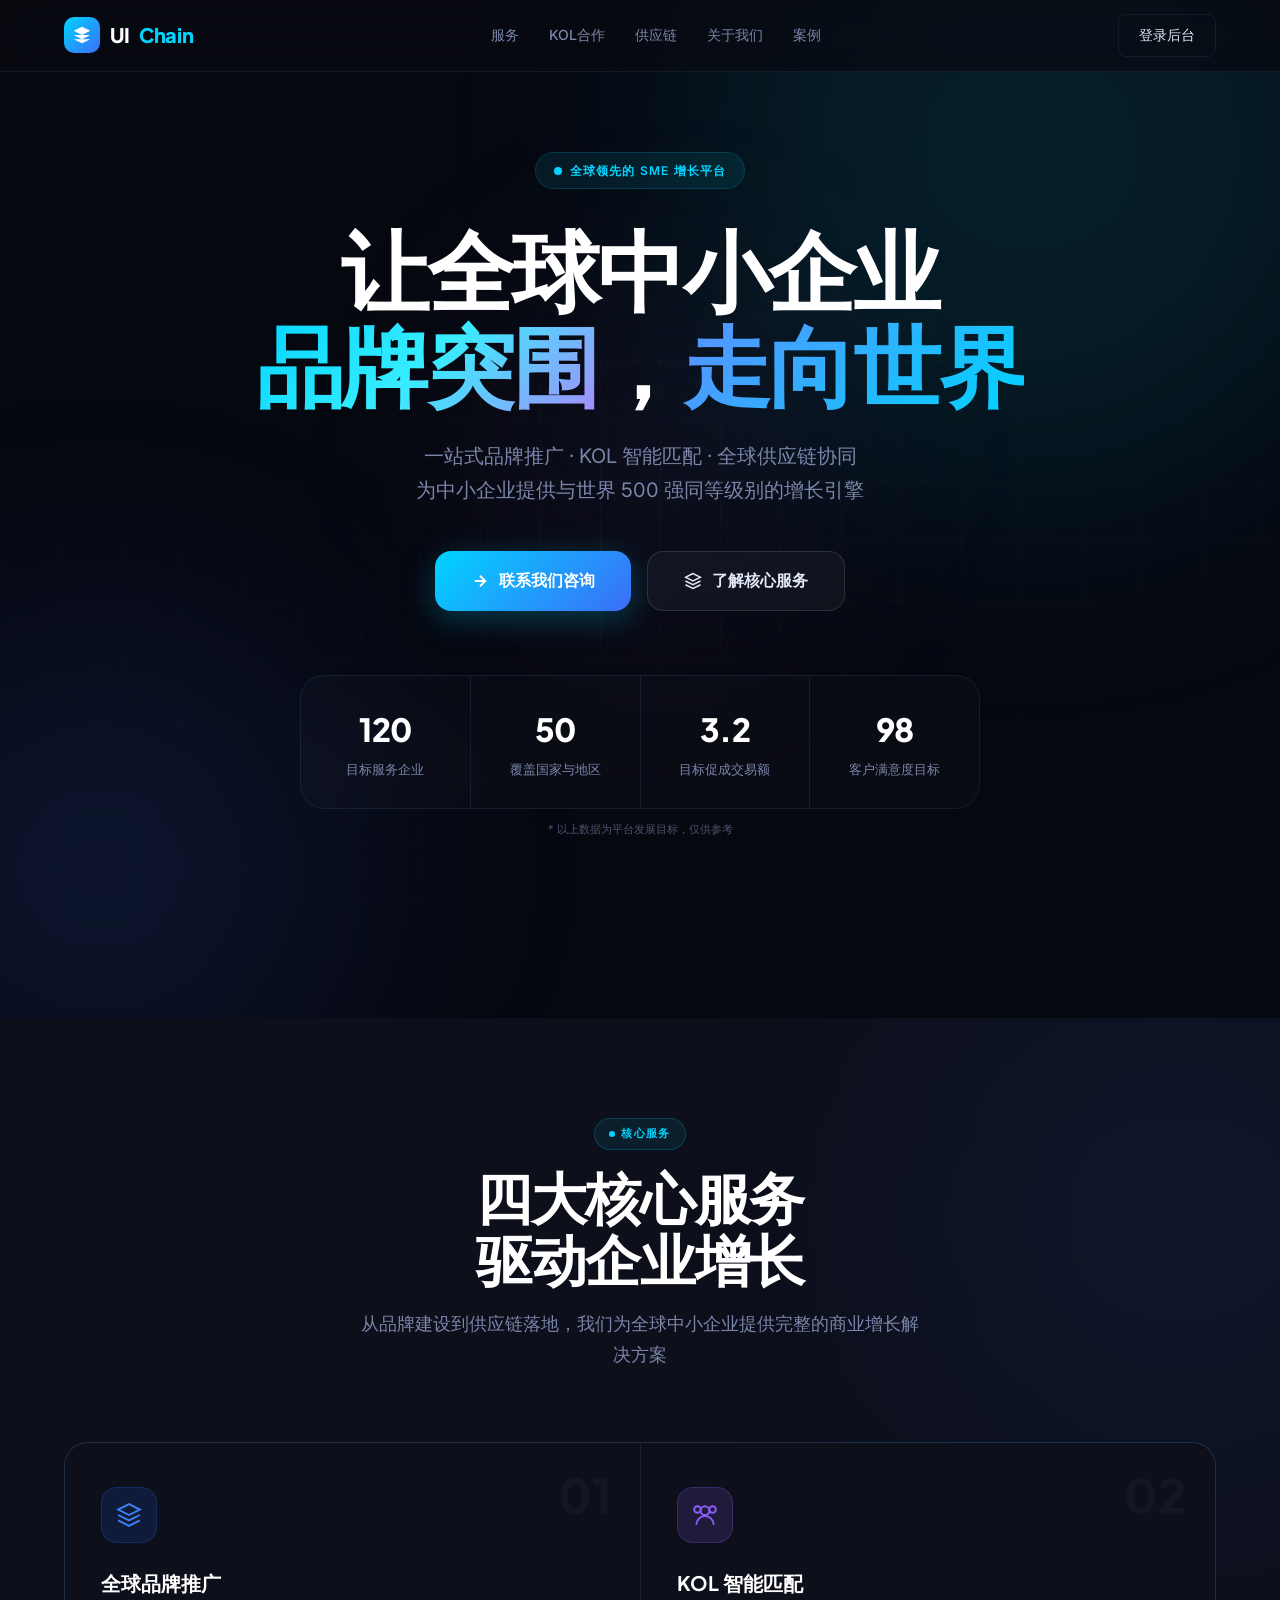
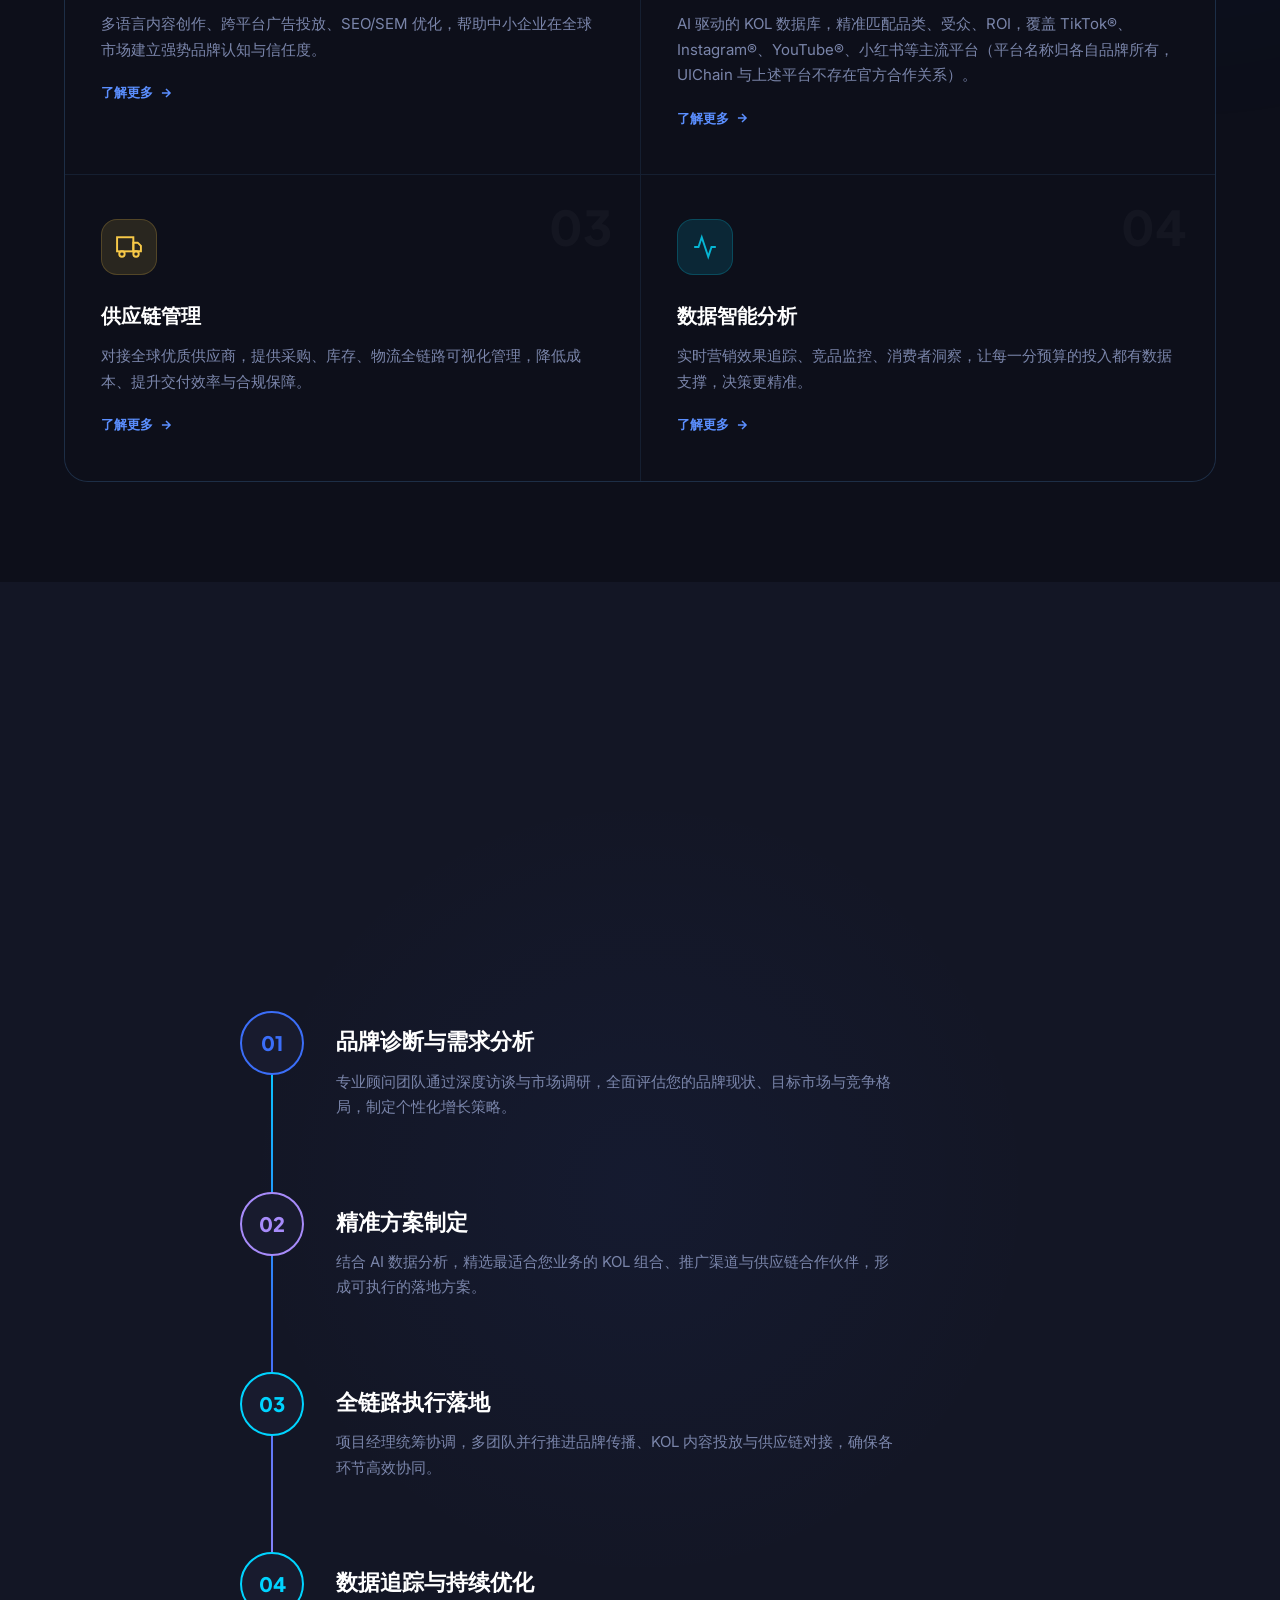
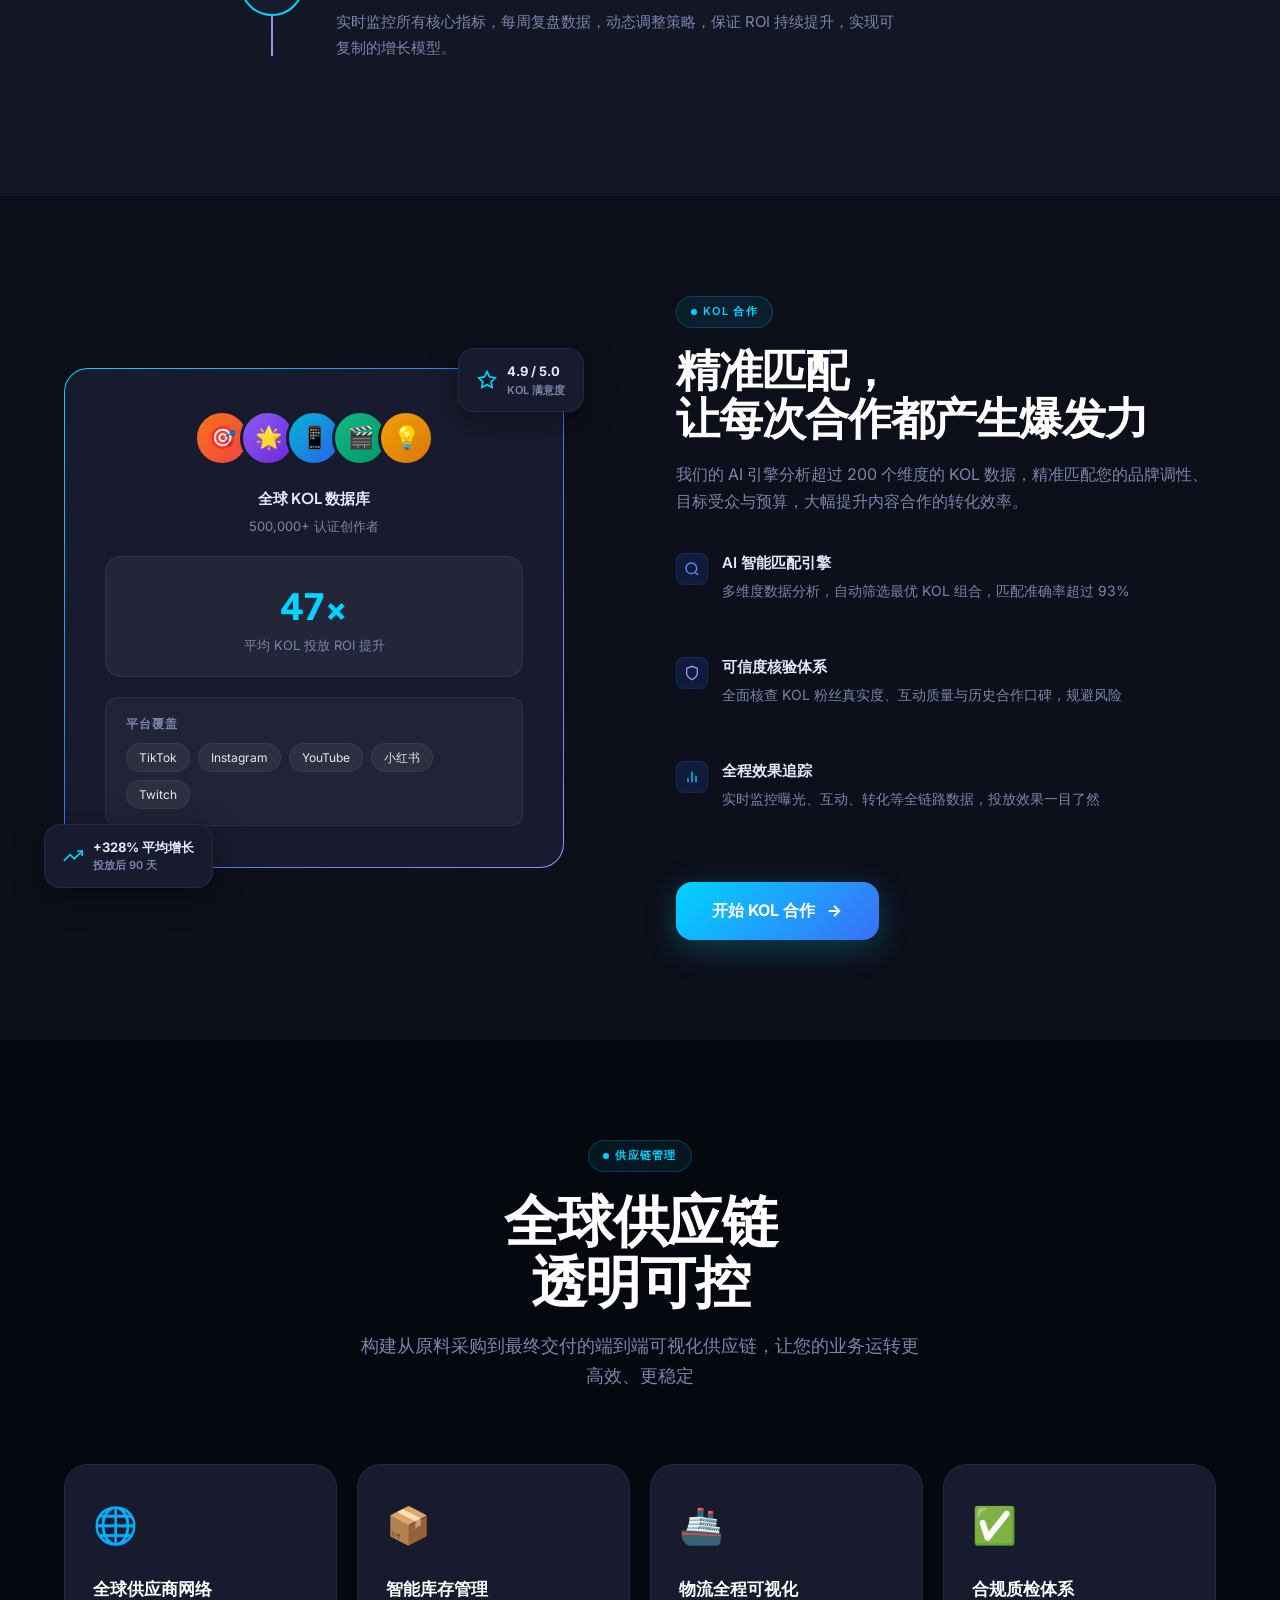
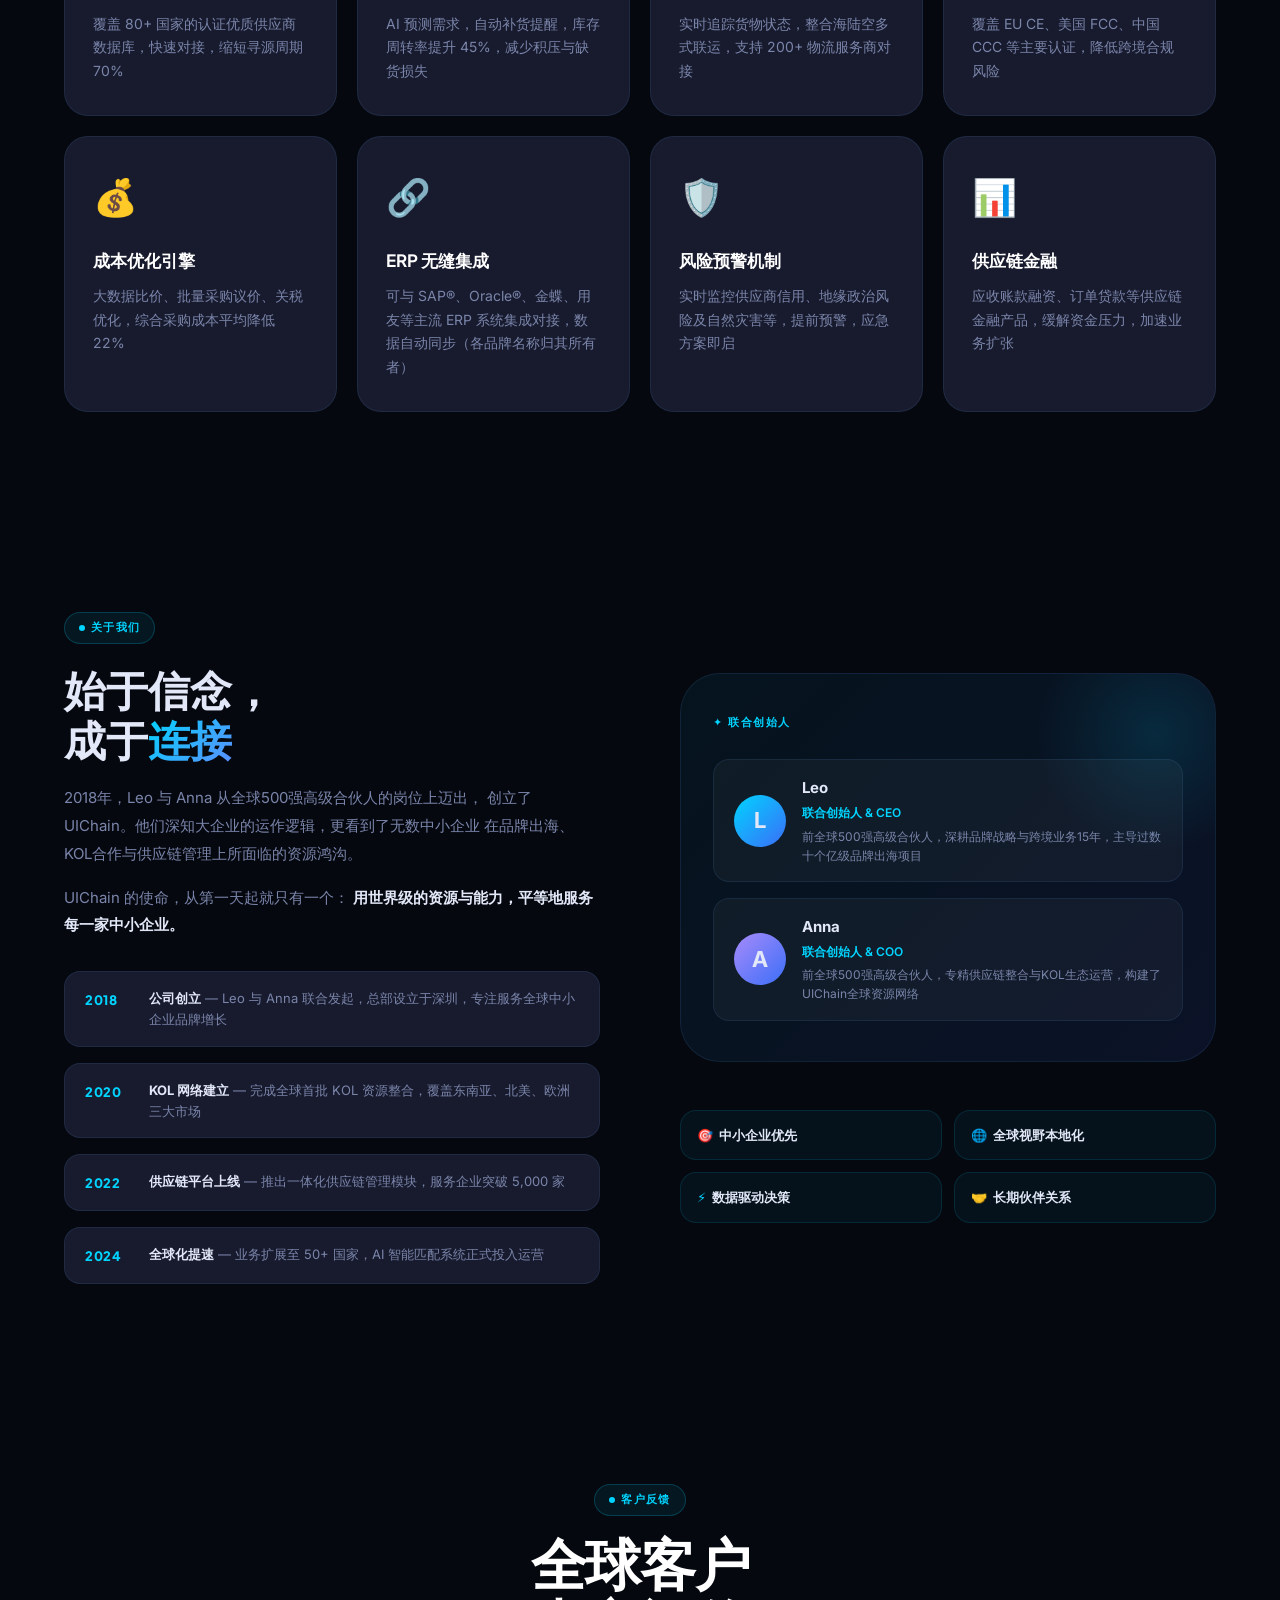
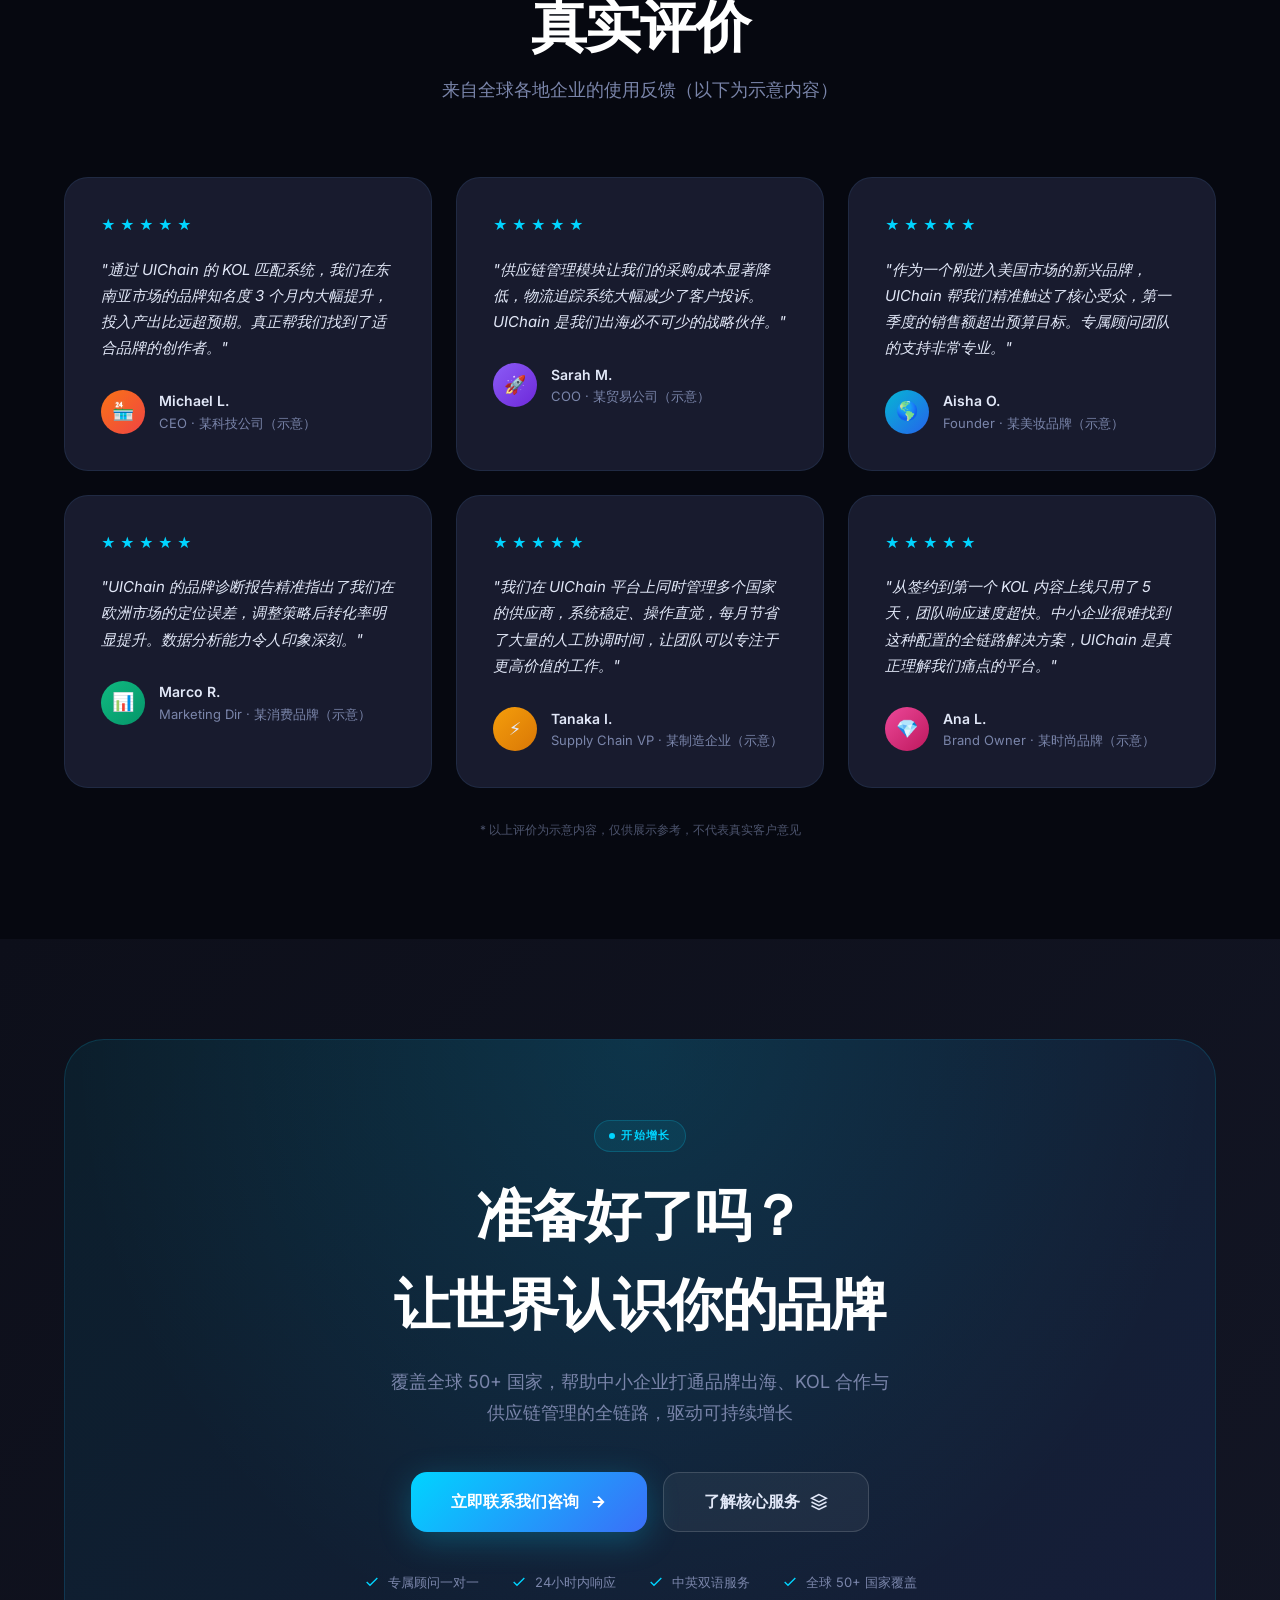
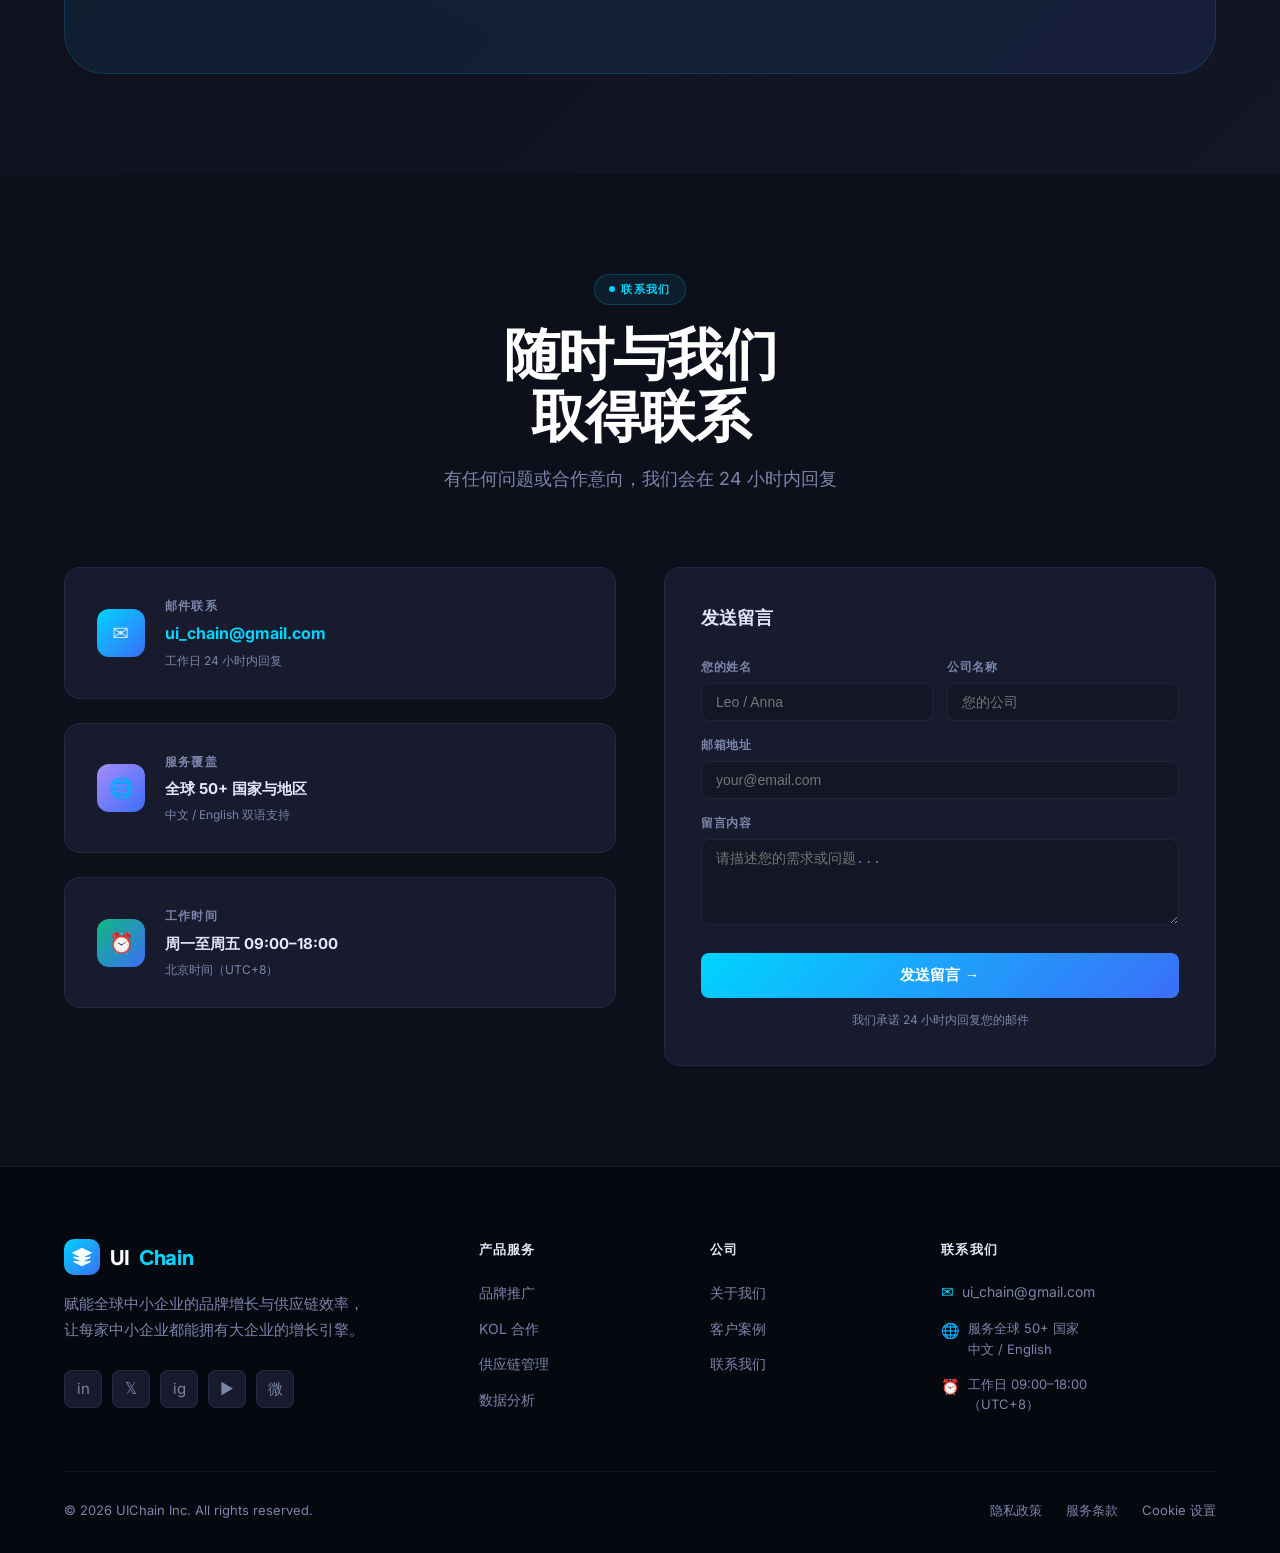
<file: index.html>
<!DOCTYPE html>
<html lang="zh-CN">
<head>
  <meta charset="UTF-8" />
  <meta name="viewport" content="width=device-width, initial-scale=1.0" />
  <title>UIChain — 全球中小企业品牌与增长平台 | KOL匹配·供应链·品牌出海</title>
  <meta name="description" content="UIChain 是专为全球中小企业打造的一站式增长平台，提供品牌推广、AI驱动的KOL智能匹配、全球供应链管理与数据智能分析服务，助力品牌快速出海。" />
  <meta name="keywords" content="中小企业出海,KOL匹配,品牌推广,供应链管理,全球营销平台,网红营销,跨境电商,UIChain" />
  <meta name="robots" content="index, follow" />
  <meta name="author" content="UIChain Inc." />
  <link rel="canonical" href="https://uichain.com/" />

  <!-- Open Graph / Social Sharing -->
  <meta property="og:type" content="website" />
  <meta property="og:url" content="https://uichain.com/" />
  <meta property="og:title" content="UIChain — 全球中小企业品牌与增长平台" />
  <meta property="og:description" content="一站式品牌推广 · KOL 智能匹配 · 全球供应链协同，为中小企业提供与世界500强同等级别的增长引擎。" />
  <meta property="og:locale" content="zh_CN" />
  <meta property="og:site_name" content="UIChain" />

  <!-- Twitter Card -->
  <meta name="twitter:card" content="summary_large_image" />
  <meta name="twitter:title" content="UIChain — 全球中小企业品牌与增长平台" />
  <meta name="twitter:description" content="一站式品牌推广 · KOL 智能匹配 · 全球供应链协同，为中小企业提供与世界500强同等级别的增长引擎。" />

  <!-- JSON-LD Structured Data -->
  <script type="application/ld+json">
  {
    "@context": "https://schema.org",
    "@type": "Organization",
    "name": "UIChain",
    "url": "https://uichain.com",
    "description": "全球中小企业品牌增长与供应链效率平台，提供KOL智能匹配、全球供应链管理、品牌推广与数据智能分析服务。",
    "foundingDate": "2018",
    "founders": [
      { "@type": "Person", "name": "Leo" },
      { "@type": "Person", "name": "Anna" }
    ],
    "areaServed": "Worldwide",
    "serviceType": ["品牌推广", "KOL营销", "供应链管理", "数据分析"],
    "contactPoint": {
      "@type": "ContactPoint",
      "email": "ui_chain@gmail.com",
      "contactType": "customer service",
      "availableLanguage": ["Chinese", "English"]
    }
  }
  </script>

  <link rel="preconnect" href="https://fonts.googleapis.com" />
  <link rel="preconnect" href="https://fonts.gstatic.com" crossorigin />
  <link href="https://fonts.googleapis.com/css2?family=Inter:wght@300;400;500;600;700;800;900&family=Plus+Jakarta+Sans:wght@400;600;700;800&display=swap" rel="stylesheet" />
  <style>
    /* ─── CSS RESET & VARIABLES ─── */
    *, *::before, *::after { margin: 0; padding: 0; box-sizing: border-box; }

    :root {
      --clr-dark:    #060810;
      --clr-dark2:   #0d0f1a;
      --clr-dark3:   #131625;
      --clr-surface: #181b2e;
      --clr-border:  rgba(99,179,255,0.1);
      --clr-gold:    #00d4ff;
      --clr-gold2:   #38edff;
      --clr-blue:    #3b6ef8;
      --clr-blue2:   #5b8fff;
      --clr-cyan:    #00d4ff;
      --clr-purple:  #a78bfa;
      --clr-text:    #e2e8f8;
      --clr-muted:   #7a85aa;
      --clr-white:   #ffffff;
      --radius-sm:   8px;
      --radius-md:   16px;
      --radius-lg:   24px;
      --radius-xl:   40px;
      --transition:  0.3s cubic-bezier(0.4,0,0.2,1);
      --font-main:   'Inter', system-ui, sans-serif;
      --font-display:'Plus Jakarta Sans', 'Inter', sans-serif;
    }

    html { scroll-behavior: smooth; }

    body {
      font-family: var(--font-main);
      background: var(--clr-dark);
      color: var(--clr-text);
      overflow-x: hidden;
      line-height: 1.6;
    }

    /* ─── SCROLLBAR ─── */
    ::-webkit-scrollbar { width: 6px; }
    ::-webkit-scrollbar-track { background: var(--clr-dark); }
    ::-webkit-scrollbar-thumb { background: var(--clr-blue2); border-radius: 3px; }

    /* ─── UTILITIES ─── */
    .container { max-width: 1200px; margin: 0 auto; padding: 0 24px; }
    .tag {
      display: inline-flex; align-items: center; gap: 6px;
      font-size: 11px; font-weight: 600; letter-spacing: 0.12em;
      text-transform: uppercase; color: var(--clr-cyan);
      background: rgba(0,212,255,0.08); border: 1px solid rgba(0,212,255,0.2);
      padding: 6px 14px; border-radius: 100px;
    }
    .tag::before { content: ''; width: 6px; height: 6px; background: var(--clr-cyan); border-radius: 50%; }

    /* ─── GLOW BLOBS ─── */
    .blob {
      position: absolute; border-radius: 50%; filter: blur(120px);
      pointer-events: none; z-index: 0;
    }

    /* ─── NAVBAR ─── */
    .navbar {
      position: fixed; top: 0; left: 0; right: 0; z-index: 1000;
      height: 72px; display: flex; align-items: center;
      background: rgba(10,10,15,0.75);
      backdrop-filter: blur(24px) saturate(180%);
      -webkit-backdrop-filter: blur(24px) saturate(180%);
      border-bottom: 1px solid var(--clr-border);
      transition: background var(--transition);
    }
    .navbar .container { display: flex; align-items: center; justify-content: space-between; width: 100%; }
    .nav-logo {
      display: flex; align-items: center; gap: 10px;
      text-decoration: none; font-family: var(--font-display);
      font-weight: 800; font-size: 20px; color: var(--clr-white);
      letter-spacing: -0.02em;
    }
    .nav-logo-icon {
      width: 36px; height: 36px; border-radius: 10px;
      background: linear-gradient(135deg, #00d4ff, #3b6ef8);
      display: flex; align-items: center; justify-content: center;
    }
    .nav-logo-icon svg { width: 20px; height: 20px; fill: white; }
    .nav-logo span { color: var(--clr-gold); }
    .nav-links { display: flex; align-items: center; gap: 2px; }
    .nav-links a {
      text-decoration: none; color: var(--clr-muted); font-size: 14px;
      font-weight: 500; padding: 8px 14px; border-radius: var(--radius-sm);
      transition: color var(--transition), background var(--transition);
    }
    .nav-links a:hover { color: var(--clr-white); background: rgba(255,255,255,0.06); }
    .nav-cta {
      display: flex; align-items: center; gap: 12px;
    }
    .btn-ghost {
      text-decoration: none; color: var(--clr-text); font-size: 14px;
      font-weight: 500; padding: 9px 20px; border-radius: var(--radius-sm);
      border: 1px solid var(--clr-border); transition: all var(--transition);
    }
    .btn-ghost:hover { border-color: rgba(255,255,255,0.2); background: rgba(255,255,255,0.05); }
    .btn-primary {
      text-decoration: none; font-size: 14px; font-weight: 600;
      padding: 9px 22px; border-radius: var(--radius-sm);
      background: linear-gradient(135deg, #00d4ff, #3b6ef8);
      color: white; transition: all var(--transition);
      box-shadow: 0 0 20px rgba(0,212,255,0.25);
    }
    .btn-primary:hover { transform: translateY(-1px); box-shadow: 0 0 30px rgba(0,212,255,0.45); }
    .hamburger { display: none; flex-direction: column; gap: 5px; cursor: pointer; padding: 8px; }
    .hamburger span { width: 22px; height: 2px; background: var(--clr-text); border-radius: 2px; transition: var(--transition); }

    /* ─── HERO ─── */
    .hero {
      position: relative; min-height: 100vh;
      display: flex; align-items: center;
      overflow: hidden; padding-top: 72px;
    }
    .hero .blob-1 { width: 700px; height: 700px; background: rgba(0,212,255,0.1); top: -200px; right: -100px; }
    .hero .blob-2 { width: 500px; height: 500px; background: rgba(59,110,248,0.12); bottom: -100px; left: -150px; }
    .hero .blob-3 { width: 300px; height: 300px; background: rgba(167,139,250,0.08); top: 30%; left: 40%; }
    .hero-grid {
      position: absolute; inset: 0; z-index: 0;
      background-image:
        linear-gradient(rgba(255,255,255,0.025) 1px, transparent 1px),
        linear-gradient(90deg, rgba(255,255,255,0.025) 1px, transparent 1px);
      background-size: 60px 60px;
      -webkit-mask-image: radial-gradient(ellipse 80% 60% at 50% 50%, black 0%, transparent 100%);
      mask-image: radial-gradient(ellipse 80% 60% at 50% 50%, black 0%, transparent 100%);
    }
    .hero-content {
      position: relative; z-index: 1; text-align: center;
      padding: 80px 0; width: 100%;
    }
    .hero-badge {
      display: inline-flex; align-items: center; gap: 8px;
      font-size: 12px; font-weight: 600; letter-spacing: 0.1em; text-transform: uppercase;
      color: var(--clr-cyan); background: rgba(6,182,212,0.1);
      border: 1px solid rgba(6,182,212,0.2); padding: 8px 18px;
      border-radius: 100px; margin-bottom: 32px;
    }
    .hero-badge::before { content: ''; width: 8px; height: 8px; background: var(--clr-cyan); border-radius: 50%; animation: pulse 2s infinite; }
    @keyframes pulse { 0%,100%{opacity:1;transform:scale(1)} 50%{opacity:0.5;transform:scale(1.2)} }

    .hero-title {
      font-family: var(--font-display); font-size: clamp(44px, 7vw, 88px);
      font-weight: 800; line-height: 1.08; letter-spacing: -0.03em;
      color: var(--clr-white); margin-bottom: 28px;
    }
    .hero-title .line-gold { color: transparent; background: linear-gradient(135deg, #00d4ff, #38edff, #a78bfa); -webkit-background-clip: text; background-clip: text; }
    .hero-title .line-blue { color: transparent; background: linear-gradient(135deg, #5b8fff, #00d4ff); -webkit-background-clip: text; background-clip: text; }

    .hero-desc {
      font-size: clamp(16px, 2vw, 20px); color: var(--clr-muted); max-width: 600px;
      margin: 0 auto 44px; font-weight: 400; line-height: 1.7;
    }
    .hero-actions { display: flex; gap: 16px; justify-content: center; flex-wrap: wrap; margin-bottom: 64px; }
    .hero-btn-main {
      display: inline-flex; align-items: center; gap: 10px;
      text-decoration: none; font-size: 16px; font-weight: 700;
      padding: 16px 36px; border-radius: var(--radius-md);
      background: linear-gradient(135deg, #00d4ff, #3b6ef8);
      color: #fff; transition: all var(--transition);
      box-shadow: 0 8px 32px rgba(0,212,255,0.25);
    }
    .hero-btn-main:hover { transform: translateY(-2px); box-shadow: 0 16px 48px rgba(0,212,255,0.45); }
    .hero-btn-main svg { width: 18px; height: 18px; }
    .hero-btn-sec {
      display: inline-flex; align-items: center; gap: 10px;
      text-decoration: none; font-size: 16px; font-weight: 600;
      padding: 16px 36px; border-radius: var(--radius-md);
      border: 1px solid rgba(255,255,255,0.12); color: var(--clr-text);
      background: rgba(255,255,255,0.04); transition: all var(--transition);
      backdrop-filter: blur(8px);
    }
    .hero-btn-sec:hover { border-color: rgba(255,255,255,0.25); background: rgba(255,255,255,0.08); transform: translateY(-2px); }
    .hero-btn-sec svg { width: 18px; height: 18px; }

    .hero-stats {
      display: flex; justify-content: center; gap: 0; flex-wrap: wrap;
      border: 1px solid var(--clr-border); border-radius: var(--radius-lg);
      background: rgba(255,255,255,0.02); backdrop-filter: blur(12px);
      overflow: hidden; max-width: 680px; margin: 0 auto;
    }
    .hero-stat {
      flex: 1; min-width: 160px; padding: 28px 24px; text-align: center;
      border-right: 1px solid var(--clr-border);
    }
    .hero-stat:last-child { border-right: none; }
    .hero-stat-num {
      font-family: var(--font-display); font-size: 32px; font-weight: 800;
      letter-spacing: -0.02em; color: var(--clr-white);
    }
    .hero-stat-num span { color: var(--clr-cyan); }
    .hero-stat-label { font-size: 13px; color: var(--clr-muted); margin-top: 4px; }

    /* ─── SECTION COMMON ─── */
    section { padding: 100px 0; }
    .section-header { text-align: center; margin-bottom: 72px; }
    .section-title {
      font-family: var(--font-display); font-size: clamp(32px, 4.5vw, 56px);
      font-weight: 800; letter-spacing: -0.025em; line-height: 1.1;
      color: var(--clr-white); margin: 16px 0 20px;
    }
    .section-desc {
      font-size: 18px; color: var(--clr-muted); max-width: 560px;
      margin: 0 auto; line-height: 1.7;
    }

    /* ─── SERVICES ─── */
    .services { background: var(--clr-dark2); position: relative; overflow: hidden; }
    .services .blob { width: 600px; height: 600px; background: rgba(37,99,235,0.07); top: -100px; right: -200px; }
    .services-grid {
      display: grid; grid-template-columns: repeat(2, 1fr);
      gap: 1px; background: var(--clr-border);
      border: 1px solid var(--clr-border); border-radius: var(--radius-lg);
      overflow: hidden;
    }
    .service-card {
      background: var(--clr-dark2); padding: 44px 36px;
      position: relative; overflow: hidden;
      transition: background var(--transition);
    }
    .service-card::before {
      content: ''; position: absolute; inset: 0;
      background: linear-gradient(135deg, var(--accent, rgba(37,99,235,0.06)) 0%, transparent 60%);
      opacity: 0; transition: opacity var(--transition);
    }
    .service-card:hover::before { opacity: 1; }
    .service-card:hover { background: var(--clr-dark3); }
    .service-icon {
      width: 56px; height: 56px; border-radius: var(--radius-md);
      background: var(--icon-bg, rgba(37,99,235,0.15));
      border: 1px solid var(--icon-border, rgba(37,99,235,0.2));
      display: flex; align-items: center; justify-content: center;
      margin-bottom: 24px; position: relative; z-index: 1;
    }
    .service-icon svg { width: 26px; height: 26px; }
    .service-num {
      position: absolute; top: 28px; right: 28px;
      font-size: 48px; font-weight: 900; color: rgba(255,255,255,0.03);
      font-family: var(--font-display); line-height: 1;
      pointer-events: none; user-select: none;
      transition: color var(--transition);
    }
    .service-card:hover .service-num { color: rgba(255,255,255,0.06); }
    .service-title {
      font-family: var(--font-display); font-size: 20px; font-weight: 700;
      color: var(--clr-white); margin-bottom: 12px; position: relative; z-index: 1;
    }
    .service-desc {
      font-size: 15px; color: var(--clr-muted); line-height: 1.7;
      position: relative; z-index: 1;
    }
    .service-link {
      display: inline-flex; align-items: center; gap: 6px;
      margin-top: 20px; font-size: 13px; font-weight: 600;
      color: var(--clr-blue2); text-decoration: none;
      position: relative; z-index: 1; transition: gap var(--transition);
    }
    .service-link:hover { gap: 10px; }
    .service-link svg { width: 14px; height: 14px; }

    /* ─── HOW IT WORKS ─── */
    .how { position: relative; overflow: hidden; background: var(--clr-dark3); }
    .how .container { position: relative; z-index: 1; }
    .how::before {
      content: ''; position: absolute; top: 50%; left: 50%; transform: translate(-50%,-50%);
      width: 800px; height: 800px; border-radius: 50%;
      background: radial-gradient(circle, rgba(59,110,248,0.05) 0%, transparent 70%);
      pointer-events: none;
    }
    .how-steps { display: grid; grid-template-columns: 1fr; gap: 0; max-width: 800px; margin: 0 auto; position: relative; }
    .how-steps::before {
      content: ''; position: absolute; left: 31px; top: 40px; bottom: 40px;
      width: 2px; background: linear-gradient(to bottom, #00d4ff, #3b6ef8, #a78bfa);
    }
    .how-step { display: flex; gap: 32px; padding: 36px 0; }
    .how-step-dot {
      flex-shrink: 0; width: 64px; height: 64px; border-radius: 50%;
      background: var(--clr-surface); border: 2px solid var(--dot-clr, var(--clr-blue));
      display: flex; align-items: center; justify-content: center;
      font-family: var(--font-display); font-size: 20px; font-weight: 800;
      color: var(--dot-clr, var(--clr-blue)); position: relative; z-index: 1;
    }
    .how-step-body { padding-top: 12px; }
    .how-step-title { font-family: var(--font-display); font-size: 22px; font-weight: 700; color: var(--clr-white); margin-bottom: 10px; }
    .how-step-desc { font-size: 15px; color: var(--clr-muted); line-height: 1.7; max-width: 560px; }

    /* ─── KOL ─── */
    .kol { background: var(--clr-dark2); position: relative; overflow: hidden; }
    .kol-grid { display: grid; grid-template-columns: 1fr 1fr; gap: 72px; align-items: center; }
    .kol-visual {
      position: relative; aspect-ratio: 1; max-width: 500px;
    }
    .kol-card-main {
      position: absolute; inset: 0; border-radius: var(--radius-lg);
      background: linear-gradient(135deg, #00d4ff 0%, #3b6ef8 50%, #a78bfa 100%);
      overflow: hidden;
    }
    .kol-card-inner {
      position: absolute; inset: 1px; border-radius: calc(var(--radius-lg) - 1px);
      background: var(--clr-surface); display: flex; align-items: center; justify-content: center;
      flex-direction: column; gap: 20px; padding: 40px;
    }
    .kol-avatar-group { display: flex; gap: -10px; }
    .kol-avatar {
      width: 56px; height: 56px; border-radius: 50%;
      border: 3px solid var(--clr-surface);
      margin-left: -10px;
      display: flex; align-items: center; justify-content: center;
      font-size: 22px;
    }
    .kol-avatar:first-child { margin-left: 0; }
    .kol-avatar.a1 { background: linear-gradient(135deg,#f97316,#ef4444); }
    .kol-avatar.a2 { background: linear-gradient(135deg,#8b5cf6,#6d28d9); }
    .kol-avatar.a3 { background: linear-gradient(135deg,#06b6d4,#2563eb); }
    .kol-avatar.a4 { background: linear-gradient(135deg,#10b981,#059669); }
    .kol-avatar.a5 { background: linear-gradient(135deg,#f59e0b,#d97706); }
    .kol-metric {
      background: rgba(255,255,255,0.05); border: 1px solid var(--clr-border);
      border-radius: var(--radius-md); padding: 20px 28px; text-align: center; width: 100%;
    }
    .kol-metric-num { font-family: var(--font-display); font-size: 36px; font-weight: 800; color: var(--clr-cyan); }
    .kol-metric-label { font-size: 13px; color: var(--clr-muted); }
    .kol-float {
      position: absolute; background: var(--clr-surface);
      border: 1px solid var(--clr-border); border-radius: var(--radius-md);
      padding: 12px 18px; display: flex; align-items: center; gap: 10px;
      font-size: 13px; font-weight: 600; color: var(--clr-text);
      box-shadow: 0 8px 32px rgba(0,0,0,0.4);
    }
    .kol-float.f1 { top: -20px; right: -20px; }
    .kol-float.f2 { bottom: -20px; left: -20px; }
    .kol-float svg { width: 20px; height: 20px; }
    .kol-text h2 { font-family: var(--font-display); font-size: clamp(28px,3.5vw,44px); font-weight: 800; color: var(--clr-white); line-height: 1.1; letter-spacing: -0.025em; margin: 16px 0 20px; }
    .kol-text p { font-size: 16px; color: var(--clr-muted); line-height: 1.7; margin-bottom: 36px; }
    .kol-features { display: flex; flex-direction: column; gap: 16px; margin-bottom: 36px; }
    .kol-feature { display: flex; align-items: flex-start; gap: 14px; }
    .kol-feature-icon { width: 32px; height: 32px; border-radius: 8px; background: rgba(37,99,235,0.15); border: 1px solid rgba(37,99,235,0.2); display: flex; align-items: center; justify-content: center; flex-shrink: 0; margin-top: 2px; }
    .kol-feature-icon svg { width: 16px; height: 16px; }
    .kol-feature-body h4 { font-size: 15px; font-weight: 600; color: var(--clr-text); margin-bottom: 4px; }
    .kol-feature-body p { font-size: 14px; color: var(--clr-muted); }

    /* ─── SUPPLY CHAIN ─── */
    .supply { position: relative; overflow: hidden; }
    .supply-grid { display: grid; grid-template-columns: repeat(4,1fr); gap: 20px; }
    .supply-card {
      background: var(--clr-surface); border: 1px solid var(--clr-border);
      border-radius: var(--radius-lg); padding: 32px 28px;
      transition: all var(--transition); position: relative; overflow: hidden;
    }
    .supply-card::before {
      content: ''; position: absolute; bottom: 0; left: 0; right: 0; height: 3px;
      background: linear-gradient(90deg, var(--bar-1, var(--clr-blue)), var(--bar-2, var(--clr-cyan)));
      transform: scaleX(0); transform-origin: left; transition: transform var(--transition);
    }
    .supply-card:hover { transform: translateY(-6px); border-color: rgba(255,255,255,0.12); }
    .supply-card:hover::before { transform: scaleX(1); }
    .supply-icon { font-size: 36px; margin-bottom: 20px; }
    .supply-title { font-family: var(--font-display); font-size: 17px; font-weight: 700; color: var(--clr-white); margin-bottom: 10px; }
    .supply-desc { font-size: 14px; color: var(--clr-muted); line-height: 1.7; }

    /* ─── ABOUT ─── */
    .about { background: var(--clr-dark); overflow: hidden; }
    .about-inner {
      display: grid; grid-template-columns: 1fr 1fr; gap: 80px; align-items: center;
    }
    .about-tag-row { margin-bottom: 20px; }
    .about-title { font-family: var(--font-display); font-size: clamp(28px,3.5vw,42px); font-weight: 800; line-height: 1.2; margin-bottom: 20px; }
    .about-title span { color: transparent; background: linear-gradient(135deg,#00d4ff,#5b8fff); -webkit-background-clip: text; background-clip: text; }
    .about-desc { font-size: 15px; color: var(--clr-muted); line-height: 1.85; margin-bottom: 16px; }
    .about-milestones { display: flex; flex-direction: column; gap: 16px; margin-top: 32px; }
    .milestone {
      display: flex; gap: 16px; align-items: flex-start;
      padding: 16px 20px; border-radius: var(--radius-md);
      background: var(--clr-surface); border: 1px solid var(--clr-border);
      transition: border-color var(--transition);
    }
    .milestone:hover { border-color: rgba(0,212,255,0.25); }
    .milestone-year {
      font-family: var(--font-display); font-size: 13px; font-weight: 800;
      color: var(--clr-cyan); min-width: 48px; padding-top: 2px;
      letter-spacing: 0.04em;
    }
    .milestone-text { font-size: 13px; color: var(--clr-muted); line-height: 1.6; }
    .milestone-text b { color: var(--clr-text); }
    /* Founders */
    .founders-side { display: flex; flex-direction: column; gap: 24px; }
    .founders-visual {
      position: relative; border-radius: var(--radius-xl); overflow: hidden;
      background: linear-gradient(135deg, rgba(0,212,255,0.06), rgba(59,110,248,0.1));
      border: 1px solid var(--clr-border); padding: 40px 32px;
    }
    .founders-visual::before {
      content:''; position:absolute; top:-60px; right:-60px;
      width:240px; height:240px; border-radius:50%;
      background: radial-gradient(circle, rgba(0,212,255,0.12), transparent 70%);
    }
    .founders-label {
      font-size: 11px; font-weight: 700; letter-spacing: 0.14em; text-transform: uppercase;
      color: var(--clr-cyan); margin-bottom: 28px;
    }
    .founder-cards { display: flex; flex-direction: column; gap: 16px; }
    .founder-card {
      display: flex; align-items: center; gap: 16px;
      padding: 16px 20px; border-radius: var(--radius-md);
      background: rgba(255,255,255,0.04); border: 1px solid var(--clr-border);
    }
    .founder-avatar {
      width: 52px; height: 52px; border-radius: 50%; flex-shrink: 0;
      display: flex; align-items: center; justify-content: center;
      font-size: 22px; font-weight: 700;
    }
    .founder-name { font-size: 15px; font-weight: 700; margin-bottom: 3px; }
    .founder-role { font-size: 12px; color: var(--clr-cyan); font-weight: 600; margin-bottom: 4px; }
    .founder-bio { font-size: 12px; color: var(--clr-muted); line-height: 1.6; }
    .about-values {
      display: grid; grid-template-columns: 1fr 1fr; gap: 12px; margin-top: 24px;
    }
    .value-item {
      padding: 14px 16px; border-radius: var(--radius-md);
      background: rgba(0,212,255,0.05); border: 1px solid rgba(0,212,255,0.12);
      font-size: 13px; color: var(--clr-text); font-weight: 600;
    }
    .value-item span { color: var(--clr-cyan); margin-right: 6px; }
    @media (max-width: 900px) {
      .about-inner { grid-template-columns: 1fr; gap: 48px; }
    }

    /* ─── TESTIMONIALS ─── */
    .testimonials { position: relative; overflow: hidden; }
    .testimonials-grid { display: grid; grid-template-columns: repeat(3,1fr); gap: 24px; }
    .testimonial-card {
      background: var(--clr-surface); border: 1px solid var(--clr-border);
      border-radius: var(--radius-lg); padding: 36px;
      transition: all var(--transition);
      position: relative; overflow: hidden;
    }
    .testimonial-card::before {
      content: ''; position: absolute; top: 0; left: 0; right: 0; height: 2px;
      background: linear-gradient(90deg, transparent, rgba(0,212,255,0.4), transparent);
      opacity: 0; transition: opacity var(--transition);
    }
    .testimonial-card:hover { transform: translateY(-4px); border-color: rgba(255,255,255,0.1); box-shadow: 0 16px 48px rgba(0,0,0,0.3); }
    .testimonial-card:hover::before { opacity: 1; }
    .testimonial-stars { display: flex; gap: 4px; margin-bottom: 20px; }
    .testimonial-stars span { color: var(--clr-cyan); font-size: 14px; }
    .testimonial-text { font-size: 15px; color: var(--clr-text); line-height: 1.75; margin-bottom: 28px; font-style: italic; }
    .testimonial-author { display: flex; align-items: center; gap: 14px; }
    .testimonial-avatar { width: 44px; height: 44px; border-radius: 50%; font-size: 18px; display: flex; align-items: center; justify-content: center; }
    .testimonial-name { font-size: 14px; font-weight: 600; color: var(--clr-text); }
    .testimonial-role { font-size: 13px; color: var(--clr-muted); }

    /* ─── CTA ─── */
    .cta-section {
      position: relative; overflow: hidden;
      background: linear-gradient(135deg, var(--clr-dark2), var(--clr-dark3));
    }
    .cta-inner {
      background: linear-gradient(135deg, rgba(0,212,255,0.08), rgba(59,110,248,0.1));
      border: 1px solid rgba(0,212,255,0.15); border-radius: var(--radius-xl);
      padding: 80px 60px; text-align: center; position: relative; overflow: hidden;
    }
    .cta-inner::before {
      content: ''; position: absolute; inset: 0;
      background: radial-gradient(ellipse at 50% 0%, rgba(0,212,255,0.12) 0%, transparent 70%);
    }
    .cta-inner * { position: relative; z-index: 1; }
    .cta-title { font-family: var(--font-display); font-size: clamp(32px,5vw,56px); font-weight: 800; color: var(--clr-white); letter-spacing: -0.025em; margin: 16px 0 20px; }
    .cta-desc { font-size: 18px; color: var(--clr-muted); max-width: 500px; margin: 0 auto 44px; line-height: 1.7; }
    .cta-actions { display: flex; gap: 16px; justify-content: center; flex-wrap: wrap; }
    .cta-btn-main {
      display: inline-flex; align-items: center; gap: 10px; text-decoration: none;
      font-size: 16px; font-weight: 700; padding: 16px 40px; border-radius: var(--radius-md);
      background: linear-gradient(135deg, #00d4ff, #3b6ef8); color: #fff;
      transition: all var(--transition); box-shadow: 0 8px 32px rgba(0,212,255,0.25);
    }
    .cta-btn-main:hover { transform: translateY(-2px); box-shadow: 0 16px 48px rgba(0,212,255,0.45); }
    .cta-btn-sec {
      display: inline-flex; align-items: center; gap: 10px; text-decoration: none;
      font-size: 16px; font-weight: 600; padding: 16px 40px; border-radius: var(--radius-md);
      border: 1px solid rgba(255,255,255,0.15); color: var(--clr-text);
      background: rgba(255,255,255,0.05); transition: all var(--transition);
    }
    .cta-btn-sec:hover { border-color: rgba(255,255,255,0.3); background: rgba(255,255,255,0.1); transform: translateY(-2px); }

    /* ─── FOOTER ─── */
    footer {
      background: var(--clr-dark); border-top: 1px solid var(--clr-border);
      padding: 72px 0 32px;
    }
    .footer-grid { display: grid; grid-template-columns: 2fr 1fr 1fr 1.5fr; gap: 48px; margin-bottom: 56px; }
    .footer-brand p { font-size: 15px; color: var(--clr-muted); line-height: 1.7; margin: 16px 0 28px; max-width: 300px; }
    .footer-socials { display: flex; gap: 10px; }
    .social-btn {
      width: 38px; height: 38px; border-radius: var(--radius-sm);
      background: var(--clr-surface); border: 1px solid var(--clr-border);
      display: flex; align-items: center; justify-content: center;
      text-decoration: none; color: var(--clr-muted); font-size: 15px;
      transition: all var(--transition);
    }
    .social-btn:hover { border-color: rgba(255,255,255,0.15); color: var(--clr-text); background: var(--clr-dark3); }
    .footer-col h4 { font-size: 13px; font-weight: 700; text-transform: uppercase; letter-spacing: 0.1em; color: var(--clr-text); margin-bottom: 20px; }
    .footer-col ul { list-style: none; display: flex; flex-direction: column; gap: 10px; }
    .footer-col ul li a { text-decoration: none; font-size: 14px; color: var(--clr-muted); transition: color var(--transition); }
    .footer-col ul li a:hover { color: var(--clr-text); }
    .footer-bottom { border-top: 1px solid var(--clr-border); padding-top: 28px; display: flex; justify-content: space-between; align-items: center; flex-wrap: wrap; gap: 16px; }
    .footer-copy { font-size: 13px; color: var(--clr-muted); }
    .footer-legal { display: flex; gap: 24px; }
    .footer-legal a { font-size: 13px; color: var(--clr-muted); text-decoration: none; transition: color var(--transition); }
    .footer-legal a:hover { color: var(--clr-text); }

    /* ─── ANIMATIONS ─── */
    .fade-up { opacity: 0; transform: translateY(40px); transition: opacity 0.7s ease, transform 0.7s ease; }
    .fade-up.visible { opacity: 1; transform: translateY(0); }

    /* ─── RESPONSIVE ─── */
    @media (max-width: 1024px) {
      .services-grid { grid-template-columns: repeat(2,1fr); }
      .supply-grid { grid-template-columns: repeat(2,1fr); }
      .kol-grid { grid-template-columns: 1fr; }
      .kol-visual { max-width: 400px; margin: 0 auto; }
      .footer-grid { grid-template-columns: 1fr 1fr; }
      .pricing-card.featured { transform: none; }
    }
    @media (max-width: 768px) {
      section { padding: 72px 0; }
      .nav-links, .nav-cta { display: none; }
      .hamburger { display: flex; }
      .services-grid { grid-template-columns: 1fr; }
      .supply-grid { grid-template-columns: 1fr; }
      .pricing-grid { grid-template-columns: 1fr; }
      .testimonials-grid { grid-template-columns: 1fr; }
      .hero-stats { flex-direction: column; }
      .hero-stat { border-right: none; border-bottom: 1px solid var(--clr-border); }
      .hero-stat:last-child { border-bottom: none; }
      .footer-grid { grid-template-columns: 1fr; }
      .footer-bottom { flex-direction: column; gap: 16px; text-align: center; }
      .cta-inner { padding: 48px 28px; }
      .how-steps::before { left: 24px; }
      .how-step-dot { width: 50px; height: 50px; font-size: 16px; }
    }
  </style>
</head>
<body>

  <!-- ═══════════════════════════════════ NAVBAR ═══════════════════════════════════ -->
  <nav class="navbar" id="navbar" aria-label="主导航">
    <div class="container">
      <a href="#" class="nav-logo" aria-label="UIChain 首页">
        <div class="nav-logo-icon">
          <svg viewBox="0 0 24 24"><path d="M12 2L2 7l10 5 10-5-10-5zM2 17l10 5 10-5M2 12l10 5 10-5"/></svg>
        </div>
        UI<span>Chain</span>
      </a>
      <div class="nav-links">
        <a href="#services">服务</a>
        <a href="#kol">KOL合作</a>
        <a href="#supply">供应链</a>
        <a href="#about">关于我们</a>
        <a href="#testimonials">案例</a>
      </div>
      <div class="nav-cta">
        <a href="admin.html" class="btn-ghost">登录后台</a>
      </div>
      <div class="hamburger" onclick="toggleMenu()">
        <span></span><span></span><span></span>
      </div>
    </div>
  </nav>

  <!-- ═══════════════════════════════════ HERO ═══════════════════════════════════ -->
  <section class="hero">
    <div class="blob blob-1"></div>
    <div class="blob blob-2"></div>
    <div class="blob blob-3"></div>
    <div class="hero-grid"></div>
    <div class="container">
      <div class="hero-content">
        <div class="hero-badge">全球领先的 SME 增长平台</div>
        <h1 class="hero-title">
          让全球中小企业<br/>
          <span class="line-gold">品牌突围</span>，<span class="line-blue">走向世界</span>
        </h1>
        <p class="hero-desc">
          一站式品牌推广 · KOL 智能匹配 · 全球供应链协同<br/>
          为中小企业提供与世界 500 强同等级别的增长引擎
        </p>
        <div class="hero-actions">
          <a href="#contact" class="hero-btn-main">
            <svg viewBox="0 0 24 24" fill="none" stroke="currentColor" stroke-width="2.5"><path d="M5 12h14M12 5l7 7-7 7"/></svg>
            联系我们咨询
          </a>
          <a href="#services" class="hero-btn-sec">
            <svg viewBox="0 0 24 24" fill="none" stroke="currentColor" stroke-width="2"><path d="M12 2L2 7l10 5 10-5-10-5z"/><path d="M2 17l10 5 10-5"/><path d="M2 12l10 5 10-5"/></svg>
            了解核心服务
          </a>
        </div>
        <div class="hero-stats">
          <div class="hero-stat">
            <div class="hero-stat-num">120<span>K+</span></div>
            <div class="hero-stat-label">目标服务企业</div>
          </div>
          <div class="hero-stat">
            <div class="hero-stat-num">50<span>+</span></div>
            <div class="hero-stat-label">覆盖国家与地区</div>
          </div>
          <div class="hero-stat">
            <div class="hero-stat-num"><span>$</span>3.2<span>B</span></div>
            <div class="hero-stat-label">目标促成交易额</div>
          </div>
          <div class="hero-stat">
            <div class="hero-stat-num">98<span>%</span></div>
            <div class="hero-stat-label">客户满意度目标</div>
          </div>
        </div>
        <p style="font-size:11px;color:var(--clr-muted);margin-top:12px;opacity:0.6;">* 以上数据为平台发展目标，仅供参考</p>
      </div>
    </div>
  </section>

  <!-- ═══════════════════════════════════ SERVICES ═══════════════════════════════════ -->
  <section class="services" id="services">
    <div class="blob"></div>
    <div class="container">
      <div class="section-header fade-up">
        <div class="tag">核心服务</div>
        <h2 class="section-title">四大核心服务<br/>驱动企业增长</h2>
        <p class="section-desc">从品牌建设到供应链落地，我们为全球中小企业提供完整的商业增长解决方案</p>
      </div>
      <div class="services-grid fade-up">
        <div class="service-card" style="--accent:rgba(37,99,235,0.08)">
          <div class="service-num">01</div>
          <div class="service-icon" style="--icon-bg:rgba(37,99,235,0.15);--icon-border:rgba(37,99,235,0.25)">
            <svg viewBox="0 0 24 24" fill="none" stroke="#3b82f6" stroke-width="1.8"><path d="M12 2L2 7l10 5 10-5-10-5z"/><path d="M2 17l10 5 10-5"/><path d="M2 12l10 5 10-5"/></svg>
          </div>
          <h3 class="service-title">全球品牌推广</h3>
          <p class="service-desc">多语言内容创作、跨平台广告投放、SEO/SEM 优化，帮助中小企业在全球市场建立强势品牌认知与信任度。</p>
          <a href="#contact" class="service-link">了解更多 <svg viewBox="0 0 24 24" fill="none" stroke="currentColor" stroke-width="2.5"><path d="M5 12h14M12 5l7 7-7 7"/></svg></a>
        </div>
        <div class="service-card" style="--accent:rgba(139,92,246,0.08)">
          <div class="service-num">02</div>
          <div class="service-icon" style="--icon-bg:rgba(139,92,246,0.15);--icon-border:rgba(139,92,246,0.25)">
            <svg viewBox="0 0 24 24" fill="none" stroke="#8b5cf6" stroke-width="1.8"><circle cx="12" cy="8" r="4"/><path d="M20 21a8 8 0 10-16 0"/><circle cx="19" cy="7" r="3"/><circle cx="5" cy="7" r="3"/></svg>
          </div>
          <h3 class="service-title">KOL 智能匹配</h3>
          <p class="service-desc">AI 驱动的 KOL 数据库，精准匹配品类、受众、ROI，覆盖 TikTok®、Instagram®、YouTube®、小红书等主流平台（平台名称归各自品牌所有，UIChain 与上述平台不存在官方合作关系）。</p>
          <a href="#kol" class="service-link">了解更多 <svg viewBox="0 0 24 24" fill="none" stroke="currentColor" stroke-width="2.5"><path d="M5 12h14M12 5l7 7-7 7"/></svg></a>
        </div>
        <div class="service-card" style="--accent:rgba(247,201,72,0.06)">
          <div class="service-num">03</div>
          <div class="service-icon" style="--icon-bg:rgba(247,201,72,0.12);--icon-border:rgba(247,201,72,0.2)">
            <svg viewBox="0 0 24 24" fill="none" stroke="#f7c948" stroke-width="1.8"><rect x="1" y="3" width="15" height="13"/><path d="M16 8h4l3 3v5h-7V8z"/><circle cx="5.5" cy="18.5" r="2.5"/><circle cx="18.5" cy="18.5" r="2.5"/></svg>
          </div>
          <h3 class="service-title">供应链管理</h3>
          <p class="service-desc">对接全球优质供应商，提供采购、库存、物流全链路可视化管理，降低成本、提升交付效率与合规保障。</p>
          <a href="#supply" class="service-link">了解更多 <svg viewBox="0 0 24 24" fill="none" stroke="currentColor" stroke-width="2.5"><path d="M5 12h14M12 5l7 7-7 7"/></svg></a>
        </div>
        <div class="service-card" style="--accent:rgba(6,182,212,0.08)">
          <div class="service-num">04</div>
          <div class="service-icon" style="--icon-bg:rgba(6,182,212,0.15);--icon-border:rgba(6,182,212,0.25)">
            <svg viewBox="0 0 24 24" fill="none" stroke="#06b6d4" stroke-width="1.8"><polyline points="22 12 18 12 15 21 9 3 6 12 2 12"/></svg>
          </div>
          <h3 class="service-title">数据智能分析</h3>
          <p class="service-desc">实时营销效果追踪、竞品监控、消费者洞察，让每一分预算的投入都有数据支撑，决策更精准。</p>
          <a href="#contact" class="service-link">了解更多 <svg viewBox="0 0 24 24" fill="none" stroke="currentColor" stroke-width="2.5"><path d="M5 12h14M12 5l7 7-7 7"/></svg></a>
        </div>
      </div>
    </div>
  </section>

  <!-- ═══════════════════════════════════ HOW IT WORKS ═══════════════════════════════════ -->
  <section class="how">
    <div class="container">
      <div class="section-header fade-up">
        <div class="tag">运作流程</div>
        <h2 class="section-title">四步启动<br/>全球增长飞轮</h2>
        <p class="section-desc">简洁高效的合作流程，最快 72 小时即可全面启动</p>
      </div>
      <div class="how-steps">
        <div class="how-step fade-up">
          <div class="how-step-dot" style="--dot-clr:var(--clr-blue)">01</div>
          <div class="how-step-body">
            <h3 class="how-step-title">品牌诊断与需求分析</h3>
            <p class="how-step-desc">专业顾问团队通过深度访谈与市场调研，全面评估您的品牌现状、目标市场与竞争格局，制定个性化增长策略。</p>
          </div>
        </div>
        <div class="how-step fade-up">
          <div class="how-step-dot" style="--dot-clr:var(--clr-purple)">02</div>
          <div class="how-step-body">
            <h3 class="how-step-title">精准方案制定</h3>
            <p class="how-step-desc">结合 AI 数据分析，精选最适合您业务的 KOL 组合、推广渠道与供应链合作伙伴，形成可执行的落地方案。</p>
          </div>
        </div>
        <div class="how-step fade-up">
          <div class="how-step-dot" style="--dot-clr:var(--clr-cyan)">03</div>
          <div class="how-step-body">
            <h3 class="how-step-title">全链路执行落地</h3>
            <p class="how-step-desc">项目经理统筹协调，多团队并行推进品牌传播、KOL 内容投放与供应链对接，确保各环节高效协同。</p>
          </div>
        </div>
        <div class="how-step fade-up">
          <div class="how-step-dot" style="--dot-clr:var(--clr-gold)">04</div>
          <div class="how-step-body">
            <h3 class="how-step-title">数据追踪与持续优化</h3>
            <p class="how-step-desc">实时监控所有核心指标，每周复盘数据，动态调整策略，保证 ROI 持续提升，实现可复制的增长模型。</p>
          </div>
        </div>
      </div>
    </div>
  </section>

  <!-- ═══════════════════════════════════ KOL ═══════════════════════════════════ -->
  <section class="kol" id="kol">
    <div class="container">
      <div class="kol-grid">
        <div class="kol-visual fade-up">
          <div class="kol-card-main">
            <div class="kol-card-inner">
              <div class="kol-avatar-group">
                <div class="kol-avatar a1">🎯</div>
                <div class="kol-avatar a2">🌟</div>
                <div class="kol-avatar a3">📱</div>
                <div class="kol-avatar a4">🎬</div>
                <div class="kol-avatar a5">💡</div>
              </div>
              <div style="text-align:center">
                <div style="font-family:var(--font-display);font-size:15px;font-weight:700;color:var(--clr-text)">全球 KOL 数据库</div>
                <div style="font-size:13px;color:var(--clr-muted);margin-top:6px">500,000+ 认证创作者</div>
              </div>
              <div class="kol-metric">
                <div class="kol-metric-num">47x</div>
                <div class="kol-metric-label">平均 KOL 投放 ROI 提升</div>
              </div>
              <div style="width:100%;background:rgba(255,255,255,0.04);border:1px solid var(--clr-border);border-radius:12px;padding:16px 20px">
                <div style="font-size:12px;color:var(--clr-muted);margin-bottom:10px;font-weight:600;text-transform:uppercase;letter-spacing:0.08em">平台覆盖</div>
                <div style="display:flex;gap:8px;flex-wrap:wrap">
                  <span style="background:rgba(255,255,255,0.06);border:1px solid var(--clr-border);padding:4px 12px;border-radius:100px;font-size:12px;color:var(--clr-text)">TikTok</span>
                  <span style="background:rgba(255,255,255,0.06);border:1px solid var(--clr-border);padding:4px 12px;border-radius:100px;font-size:12px;color:var(--clr-text)">Instagram</span>
                  <span style="background:rgba(255,255,255,0.06);border:1px solid var(--clr-border);padding:4px 12px;border-radius:100px;font-size:12px;color:var(--clr-text)">YouTube</span>
                  <span style="background:rgba(255,255,255,0.06);border:1px solid var(--clr-border);padding:4px 12px;border-radius:100px;font-size:12px;color:var(--clr-text)">小红书</span>
                  <span style="background:rgba(255,255,255,0.06);border:1px solid var(--clr-border);padding:4px 12px;border-radius:100px;font-size:12px;color:var(--clr-text)">Twitch</span>
                </div>
              </div>
            </div>
          </div>
          <div class="kol-float f1">
            <svg viewBox="0 0 24 24" fill="none" stroke="var(--clr-gold)" stroke-width="2"><path d="M12 2l3.09 6.26L22 9.27l-5 4.87 1.18 6.88L12 17.77l-6.18 3.25L7 14.14 2 9.27l6.91-1.01L12 2z"/></svg>
            <div>
              <div style="font-size:13px;font-weight:700;color:var(--clr-text)">4.9 / 5.0</div>
              <div style="font-size:11px;color:var(--clr-muted)">KOL 满意度</div>
            </div>
          </div>
          <div class="kol-float f2">
            <svg viewBox="0 0 24 24" fill="none" stroke="var(--clr-cyan)" stroke-width="2"><polyline points="23 6 13.5 15.5 8.5 10.5 1 18"/><polyline points="17 6 23 6 23 12"/></svg>
            <div>
              <div style="font-size:13px;font-weight:700;color:var(--clr-text)">+328% 平均增长</div>
              <div style="font-size:11px;color:var(--clr-muted)">投放后 90 天</div>
            </div>
          </div>
        </div>
        <div class="kol-text fade-up">
          <div class="tag">KOL 合作</div>
          <h2>精准匹配，<br/>让每次合作都产生爆发力</h2>
          <p>我们的 AI 引擎分析超过 200 个维度的 KOL 数据，精准匹配您的品牌调性、目标受众与预算，大幅提升内容合作的转化效率。</p>
          <div class="kol-features">
            <div class="kol-feature">
              <div class="kol-feature-icon">
                <svg viewBox="0 0 24 24" fill="none" stroke="var(--clr-blue2)" stroke-width="2"><circle cx="11" cy="11" r="8"/><path d="m21 21-4.35-4.35"/></svg>
              </div>
              <div class="kol-feature-body">
                <h4>AI 智能匹配引擎</h4>
                <p>多维度数据分析，自动筛选最优 KOL 组合，匹配准确率超过 93%</p>
              </div>
            </div>
            <div class="kol-feature">
              <div class="kol-feature-icon">
                <svg viewBox="0 0 24 24" fill="none" stroke="var(--clr-purple)" stroke-width="2"><path d="M12 22s8-4 8-10V5l-8-3-8 3v7c0 6 8 10 8 10z"/></svg>
              </div>
              <div class="kol-feature-body">
                <h4>可信度核验体系</h4>
                <p>全面核查 KOL 粉丝真实度、互动质量与历史合作口碑，规避风险</p>
              </div>
            </div>
            <div class="kol-feature">
              <div class="kol-feature-icon">
                <svg viewBox="0 0 24 24" fill="none" stroke="var(--clr-gold)" stroke-width="2"><line x1="18" y1="20" x2="18" y2="10"/><line x1="12" y1="20" x2="12" y2="4"/><line x1="6" y1="20" x2="6" y2="14"/></svg>
              </div>
              <div class="kol-feature-body">
                <h4>全程效果追踪</h4>
                <p>实时监控曝光、互动、转化等全链路数据，投放效果一目了然</p>
              </div>
            </div>
          </div>
          <a href="#contact" class="hero-btn-main" style="display:inline-flex">
            开始 KOL 合作
            <svg viewBox="0 0 24 24" fill="none" stroke="currentColor" stroke-width="2.5" style="width:18px;height:18px"><path d="M5 12h14M12 5l7 7-7 7"/></svg>
          </a>
        </div>
      </div>
    </div>
  </section>

  <!-- ═══════════════════════════════════ SUPPLY CHAIN ═══════════════════════════════════ -->
  <section class="supply" id="supply">
    <div class="container">
      <div class="section-header fade-up">
        <div class="tag">供应链管理</div>
        <h2 class="section-title">全球供应链<br/>透明可控</h2>
        <p class="section-desc">构建从原料采购到最终交付的端到端可视化供应链，让您的业务运转更高效、更稳定</p>
      </div>
      <div class="supply-grid fade-up">
        <div class="supply-card" style="--bar-1:#2563eb;--bar-2:#06b6d4">
          <div class="supply-icon">🌐</div>
          <h3 class="supply-title">全球供应商网络</h3>
          <p class="supply-desc">覆盖 80+ 国家的认证优质供应商数据库，快速对接，缩短寻源周期 70%</p>
        </div>
        <div class="supply-card" style="--bar-1:#8b5cf6;--bar-2:#c026d3">
          <div class="supply-icon">📦</div>
          <h3 class="supply-title">智能库存管理</h3>
          <p class="supply-desc">AI 预测需求，自动补货提醒，库存周转率提升 45%，减少积压与缺货损失</p>
        </div>
        <div class="supply-card" style="--bar-1:#f7c948;--bar-2:#f97316">
          <div class="supply-icon">🚢</div>
          <h3 class="supply-title">物流全程可视化</h3>
          <p class="supply-desc">实时追踪货物状态，整合海陆空多式联运，支持 200+ 物流服务商对接</p>
        </div>
        <div class="supply-card" style="--bar-1:#10b981;--bar-2:#06b6d4">
          <div class="supply-icon">✅</div>
          <h3 class="supply-title">合规质检体系</h3>
          <p class="supply-desc">覆盖 EU CE、美国 FCC、中国 CCC 等主要认证，降低跨境合规风险</p>
        </div>
        <div class="supply-card" style="--bar-1:#f97316;--bar-2:#ef4444">
          <div class="supply-icon">💰</div>
          <h3 class="supply-title">成本优化引擎</h3>
          <p class="supply-desc">大数据比价、批量采购议价、关税优化，综合采购成本平均降低 22%</p>
        </div>
        <div class="supply-card" style="--bar-1:#06b6d4;--bar-2:#8b5cf6">
          <div class="supply-icon">🔗</div>
          <h3 class="supply-title">ERP 无缝集成</h3>
          <p class="supply-desc">可与 SAP®、Oracle®、金蝶、用友等主流 ERP 系统集成对接，数据自动同步（各品牌名称归其所有者）</p>
        </div>
        <div class="supply-card" style="--bar-1:#2563eb;--bar-2:#8b5cf6">
          <div class="supply-icon">🛡️</div>
          <h3 class="supply-title">风险预警机制</h3>
          <p class="supply-desc">实时监控供应商信用、地缘政治风险及自然灾害等，提前预警，应急方案即启</p>
        </div>
        <div class="supply-card" style="--bar-1:#f7c948;--bar-2:#10b981">
          <div class="supply-icon">📊</div>
          <h3 class="supply-title">供应链金融</h3>
          <p class="supply-desc">应收账款融资、订单贷款等供应链金融产品，缓解资金压力，加速业务扩张</p>
        </div>
      </div>
    </div>
  </section>

  <!-- ═══════════════════════════════════ ABOUT ═══════════════════════════════════ -->
  <section class="about" id="about">
    <div class="container">
      <div class="about-inner">

        <!-- 左侧：品牌故事 + 里程碑 -->
        <div class="fade-up">
          <div class="about-tag-row">
            <div class="tag">关于我们</div>
          </div>
          <h2 class="about-title">始于信念，<br/>成于<span>连接</span></h2>
          <p class="about-desc">
            2018年，Leo 与 Anna 从全球500强高级合伙人的岗位上迈出，
            创立了 UIChain。他们深知大企业的运作逻辑，更看到了无数中小企业
            在品牌出海、KOL合作与供应链管理上所面临的资源鸿沟。
          </p>
          <p class="about-desc">
            UIChain 的使命，从第一天起就只有一个：<b style="color:var(--clr-text)">
            用世界级的资源与能力，平等地服务每一家中小企业。</b>
          </p>

          <div class="about-milestones">
            <div class="milestone">
              <div class="milestone-year">2018</div>
              <div class="milestone-text"><b>公司创立</b> — Leo 与 Anna 联合发起，总部设立于深圳，专注服务全球中小企业品牌增长</div>
            </div>
            <div class="milestone">
              <div class="milestone-year">2020</div>
              <div class="milestone-text"><b>KOL 网络建立</b> — 完成全球首批 KOL 资源整合，覆盖东南亚、北美、欧洲三大市场</div>
            </div>
            <div class="milestone">
              <div class="milestone-year">2022</div>
              <div class="milestone-text"><b>供应链平台上线</b> — 推出一体化供应链管理模块，服务企业突破 5,000 家</div>
            </div>
            <div class="milestone">
              <div class="milestone-year">2024</div>
              <div class="milestone-text"><b>全球化提速</b> — 业务扩展至 50+ 国家，AI 智能匹配系统正式投入运营</div>
            </div>
          </div>
        </div>

        <!-- 右侧：创始人 + 价值观 -->
        <div class="founders-side fade-up">
          <div class="founders-visual">
            <div class="founders-label">✦ 联合创始人</div>
            <div class="founder-cards">
              <div class="founder-card">
                <div class="founder-avatar" style="background:linear-gradient(135deg,#00d4ff,#3b6ef8)">L</div>
                <div>
                  <div class="founder-name">Leo</div>
                  <div class="founder-role">联合创始人 & CEO</div>
                  <div class="founder-bio">前全球500强高级合伙人，深耕品牌战略与跨境业务15年，主导过数十个亿级品牌出海项目</div>
                </div>
              </div>
              <div class="founder-card">
                <div class="founder-avatar" style="background:linear-gradient(135deg,#a78bfa,#3b6ef8)">A</div>
                <div>
                  <div class="founder-name">Anna</div>
                  <div class="founder-role">联合创始人 & COO</div>
                  <div class="founder-bio">前全球500强高级合伙人，专精供应链整合与KOL生态运营，构建了UIChain全球资源网络</div>
                </div>
              </div>
            </div>
          </div>

          <div class="about-values">
            <div class="value-item"><span>🎯</span>中小企业优先</div>
            <div class="value-item"><span>🌐</span>全球视野本地化</div>
            <div class="value-item"><span>⚡</span>数据驱动决策</div>
            <div class="value-item"><span>🤝</span>长期伙伴关系</div>
          </div>
        </div>

      </div>
    </div>
  </section>

  <!-- ═══════════════════════════════════ TESTIMONIALS ═══════════════════════════════════ -->
  <section class="testimonials" id="testimonials">
    <div class="container">
      <div class="section-header fade-up">
        <div class="tag">客户反馈</div>
        <h2 class="section-title">全球客户<br/>真实评价</h2>
        <p class="section-desc">来自全球各地企业的使用反馈（以下为示意内容）</p>
      </div>
      <div class="testimonials-grid fade-up">
        <div class="testimonial-card">
          <div class="testimonial-stars">
            <span>★</span><span>★</span><span>★</span><span>★</span><span>★</span>
          </div>
          <p class="testimonial-text">"通过 UIChain 的 KOL 匹配系统，我们在东南亚市场的品牌知名度 3 个月内大幅提升，投入产出比远超预期。真正帮我们找到了适合品牌的创作者。"</p>
          <div class="testimonial-author">
            <div class="testimonial-avatar" style="background:linear-gradient(135deg,#f97316,#ef4444)">🏪</div>
            <div>
              <div class="testimonial-name">Michael L.</div>
              <div class="testimonial-role">CEO · 某科技公司（示意）</div>
            </div>
          </div>
        </div>
        <div class="testimonial-card">
          <div class="testimonial-stars">
            <span>★</span><span>★</span><span>★</span><span>★</span><span>★</span>
          </div>
          <p class="testimonial-text">"供应链管理模块让我们的采购成本显著降低，物流追踪系统大幅减少了客户投诉。UIChain 是我们出海必不可少的战略伙伴。"</p>
          <div class="testimonial-author">
            <div class="testimonial-avatar" style="background:linear-gradient(135deg,#8b5cf6,#6d28d9)">🚀</div>
            <div>
              <div class="testimonial-name">Sarah M.</div>
              <div class="testimonial-role">COO · 某贸易公司（示意）</div>
            </div>
          </div>
        </div>
        <div class="testimonial-card">
          <div class="testimonial-stars">
            <span>★</span><span>★</span><span>★</span><span>★</span><span>★</span>
          </div>
          <p class="testimonial-text">"作为一个刚进入美国市场的新兴品牌，UIChain 帮我们精准触达了核心受众，第一季度的销售额超出预算目标。专属顾问团队的支持非常专业。"</p>
          <div class="testimonial-author">
            <div class="testimonial-avatar" style="background:linear-gradient(135deg,#06b6d4,#2563eb)">🌎</div>
            <div>
              <div class="testimonial-name">Aisha O.</div>
              <div class="testimonial-role">Founder · 某美妆品牌（示意）</div>
            </div>
          </div>
        </div>
        <div class="testimonial-card">
          <div class="testimonial-stars">
            <span>★</span><span>★</span><span>★</span><span>★</span><span>★</span>
          </div>
          <p class="testimonial-text">"UIChain 的品牌诊断报告精准指出了我们在欧洲市场的定位误差，调整策略后转化率明显提升。数据分析能力令人印象深刻。"</p>
          <div class="testimonial-author">
            <div class="testimonial-avatar" style="background:linear-gradient(135deg,#10b981,#059669)">📊</div>
            <div>
              <div class="testimonial-name">Marco R.</div>
              <div class="testimonial-role">Marketing Dir · 某消费品牌（示意）</div>
            </div>
          </div>
        </div>
        <div class="testimonial-card">
          <div class="testimonial-stars">
            <span>★</span><span>★</span><span>★</span><span>★</span><span>★</span>
          </div>
          <p class="testimonial-text">"我们在 UIChain 平台上同时管理多个国家的供应商，系统稳定、操作直觉，每月节省了大量的人工协调时间，让团队可以专注于更高价值的工作。"</p>
          <div class="testimonial-author">
            <div class="testimonial-avatar" style="background:linear-gradient(135deg,#f59e0b,#d97706)">⚡</div>
            <div>
              <div class="testimonial-name">Tanaka I.</div>
              <div class="testimonial-role">Supply Chain VP · 某制造企业（示意）</div>
            </div>
          </div>
        </div>
        <div class="testimonial-card">
          <div class="testimonial-stars">
            <span>★</span><span>★</span><span>★</span><span>★</span><span>★</span>
          </div>
          <p class="testimonial-text">"从签约到第一个 KOL 内容上线只用了 5 天，团队响应速度超快。中小企业很难找到这种配置的全链路解决方案，UIChain 是真正理解我们痛点的平台。"</p>
          <div class="testimonial-author">
            <div class="testimonial-avatar" style="background:linear-gradient(135deg,#ec4899,#be185d)">💎</div>
            <div>
              <div class="testimonial-name">Ana L.</div>
              <div class="testimonial-role">Brand Owner · 某时尚品牌（示意）</div>
            </div>
          </div>
        </div>
      </div>
      <p style="text-align:center;font-size:12px;color:var(--clr-muted);margin-top:32px;opacity:0.6;">* 以上评价为示意内容，仅供展示参考，不代表真实客户意见</p>
    </div>
  </section>

  <!-- ═══════════════════════════════════ CTA ═══════════════════════════════════ -->
  <section class="cta-section" id="cta">
    <div class="container">
      <div class="cta-inner fade-up">
        <div class="tag">开始增长</div>
        <h2 class="cta-title">准备好了吗？<br/>让世界认识你的品牌</h2>
        <p class="cta-desc">覆盖全球 50+ 国家，帮助中小企业打通品牌出海、KOL 合作与供应链管理的全链路，驱动可持续增长</p>
        <div class="cta-actions">
          <a href="#contact" class="cta-btn-main">
            立即联系我们咨询
            <svg viewBox="0 0 24 24" fill="none" stroke="currentColor" stroke-width="2.5" style="width:18px;height:18px"><path d="M5 12h14M12 5l7 7-7 7"/></svg>
          </a>
          <a href="#services" class="cta-btn-sec">
            了解核心服务
            <svg viewBox="0 0 24 24" fill="none" stroke="currentColor" stroke-width="2" style="width:18px;height:18px"><path d="M12 2L2 7l10 5 10-5-10-5z"/><path d="M2 17l10 5 10-5"/><path d="M2 12l10 5 10-5"/></svg>
          </a>
        </div>
        <div style="margin-top:40px;display:flex;gap:32px;justify-content:center;flex-wrap:wrap">
          <div style="display:flex;align-items:center;gap:8px;font-size:13px;color:var(--clr-muted)">
            <svg viewBox="0 0 24 24" fill="none" stroke="var(--clr-cyan)" stroke-width="2" style="width:16px;height:16px"><polyline points="20 6 9 17 4 12"/></svg>
            专属顾问一对一
          </div>
          <div style="display:flex;align-items:center;gap:8px;font-size:13px;color:var(--clr-muted)">
            <svg viewBox="0 0 24 24" fill="none" stroke="var(--clr-cyan)" stroke-width="2" style="width:16px;height:16px"><polyline points="20 6 9 17 4 12"/></svg>
            24小时内响应
          </div>
          <div style="display:flex;align-items:center;gap:8px;font-size:13px;color:var(--clr-muted)">
            <svg viewBox="0 0 24 24" fill="none" stroke="var(--clr-cyan)" stroke-width="2" style="width:16px;height:16px"><polyline points="20 6 9 17 4 12"/></svg>
            中英双语服务
          </div>
          <div style="display:flex;align-items:center;gap:8px;font-size:13px;color:var(--clr-muted)">
            <svg viewBox="0 0 24 24" fill="none" stroke="var(--clr-cyan)" stroke-width="2" style="width:16px;height:16px"><polyline points="20 6 9 17 4 12"/></svg>
            全球 50+ 国家覆盖
          </div>
        </div>
      </div>
    </div>
  </section>

  <!-- ═══════════════════════════════════ CONTACT ═══════════════════════════════════ -->
  <section id="contact" style="background:var(--clr-dark2);padding:100px 0;">
    <div class="container">
      <div class="section-header fade-up">
        <div class="tag">联系我们</div>
        <h2 class="section-title">随时与我们<br/>取得联系</h2>
        <p class="section-desc">有任何问题或合作意向，我们会在 24 小时内回复</p>
      </div>
      <div style="display:grid;grid-template-columns:1fr 1fr;gap:48px;margin-top:56px;" class="fade-up">

        <!-- 联系信息 -->
        <div style="display:flex;flex-direction:column;gap:24px;">
          <div style="padding:28px 32px;background:var(--clr-surface);border:1px solid var(--clr-border);border-radius:16px;display:flex;align-items:center;gap:20px;">
            <div style="width:48px;height:48px;border-radius:12px;background:linear-gradient(135deg,#00d4ff,#3b6ef8);display:flex;align-items:center;justify-content:center;font-size:20px;flex-shrink:0;">✉</div>
            <div>
              <div style="font-size:12px;color:var(--clr-muted);font-weight:600;text-transform:uppercase;letter-spacing:0.1em;margin-bottom:6px;">邮件联系</div>
              <a href="mailto:ui_chain@gmail.com" style="font-size:16px;font-weight:700;color:var(--clr-cyan);text-decoration:none;">ui_chain@gmail.com</a>
              <div style="font-size:12px;color:var(--clr-muted);margin-top:4px;">工作日 24 小时内回复</div>
            </div>
          </div>
          <div style="padding:28px 32px;background:var(--clr-surface);border:1px solid var(--clr-border);border-radius:16px;display:flex;align-items:center;gap:20px;">
            <div style="width:48px;height:48px;border-radius:12px;background:linear-gradient(135deg,#a78bfa,#3b6ef8);display:flex;align-items:center;justify-content:center;font-size:20px;flex-shrink:0;">🌐</div>
            <div>
              <div style="font-size:12px;color:var(--clr-muted);font-weight:600;text-transform:uppercase;letter-spacing:0.1em;margin-bottom:6px;">服务覆盖</div>
              <div style="font-size:15px;font-weight:700;color:var(--clr-text);">全球 50+ 国家与地区</div>
              <div style="font-size:12px;color:var(--clr-muted);margin-top:4px;">中文 / English 双语支持</div>
            </div>
          </div>
          <div style="padding:28px 32px;background:var(--clr-surface);border:1px solid var(--clr-border);border-radius:16px;display:flex;align-items:center;gap:20px;">
            <div style="width:48px;height:48px;border-radius:12px;background:linear-gradient(135deg,#10b981,#3b6ef8);display:flex;align-items:center;justify-content:center;font-size:20px;flex-shrink:0;">⏰</div>
            <div>
              <div style="font-size:12px;color:var(--clr-muted);font-weight:600;text-transform:uppercase;letter-spacing:0.1em;margin-bottom:6px;">工作时间</div>
              <div style="font-size:15px;font-weight:700;color:var(--clr-text);">周一至周五 09:00–18:00</div>
              <div style="font-size:12px;color:var(--clr-muted);margin-top:4px;">北京时间（UTC+8）</div>
            </div>
          </div>
        </div>

        <!-- 快速留言表单 -->
        <div style="padding:36px;background:var(--clr-surface);border:1px solid var(--clr-border);border-radius:16px;">
          <div style="font-size:18px;font-weight:700;margin-bottom:24px;">发送留言</div>
          <div style="display:grid;grid-template-columns:1fr 1fr;gap:14px;margin-bottom:14px;">
            <div>
              <label style="font-size:12px;color:var(--clr-muted);font-weight:600;display:block;margin-bottom:7px;text-transform:uppercase;letter-spacing:0.05em;">您的姓名</label>
              <input type="text" placeholder="Leo / Anna" style="width:100%;padding:10px 14px;background:var(--clr-dark3);border:1px solid var(--clr-border);border-radius:8px;color:var(--clr-text);font-size:14px;outline:none;" onfocus="this.style.borderColor='#00d4ff'" onblur="this.style.borderColor=''"/>
            </div>
            <div>
              <label style="font-size:12px;color:var(--clr-muted);font-weight:600;display:block;margin-bottom:7px;text-transform:uppercase;letter-spacing:0.05em;">公司名称</label>
              <input type="text" placeholder="您的公司" style="width:100%;padding:10px 14px;background:var(--clr-dark3);border:1px solid var(--clr-border);border-radius:8px;color:var(--clr-text);font-size:14px;outline:none;" onfocus="this.style.borderColor='#00d4ff'" onblur="this.style.borderColor=''"/>
            </div>
          </div>
          <div style="margin-bottom:14px;">
            <label style="font-size:12px;color:var(--clr-muted);font-weight:600;display:block;margin-bottom:7px;text-transform:uppercase;letter-spacing:0.05em;">邮箱地址</label>
            <input type="email" placeholder="your@email.com" style="width:100%;padding:10px 14px;background:var(--clr-dark3);border:1px solid var(--clr-border);border-radius:8px;color:var(--clr-text);font-size:14px;outline:none;" onfocus="this.style.borderColor='#00d4ff'" onblur="this.style.borderColor=''"/>
          </div>
          <div style="margin-bottom:20px;">
            <label style="font-size:12px;color:var(--clr-muted);font-weight:600;display:block;margin-bottom:7px;text-transform:uppercase;letter-spacing:0.05em;">留言内容</label>
            <textarea rows="4" placeholder="请描述您的需求或问题..." style="width:100%;padding:10px 14px;background:var(--clr-dark3);border:1px solid var(--clr-border);border-radius:8px;color:var(--clr-text);font-size:14px;outline:none;resize:vertical;" onfocus="this.style.borderColor='#00d4ff'" onblur="this.style.borderColor=''"></textarea>
          </div>
          <button onclick="this.textContent='✅ 已发送！我们会尽快回复';this.style.opacity='0.7';this.disabled=true;" style="width:100%;padding:13px;background:linear-gradient(135deg,#00d4ff,#3b6ef8);border:none;border-radius:8px;color:#fff;font-size:15px;font-weight:700;cursor:pointer;transition:opacity .2s;">
            发送留言 →
          </button>
          <p style="text-align:center;font-size:12px;color:var(--clr-muted);margin-top:12px;">我们承诺 24 小时内回复您的邮件</p>
        </div>

      </div>
    </div>
  </section>

  <!-- ═══════════════════════════════════ FOOTER ═══════════════════════════════════ -->
  <footer>
    <div class="container">
      <div class="footer-grid">
        <div class="footer-brand">
          <a href="#" class="nav-logo" style="text-decoration:none">
            <div class="nav-logo-icon">
              <svg viewBox="0 0 24 24" fill="none" stroke="white" stroke-width="2"><path d="M12 2L2 7l10 5 10-5-10-5zM2 17l10 5 10-5M2 12l10 5 10-5"/></svg>
            </div>
            UI<span style="color:var(--clr-gold)">Chain</span>
          </a>
          <p>赋能全球中小企业的品牌增长与供应链效率，让每家中小企业都能拥有大企业的增长引擎。</p>
          <div class="footer-socials">
            <a href="javascript:void(0)" class="social-btn" title="LinkedIn">in</a>
            <a href="javascript:void(0)" class="social-btn" title="Twitter">𝕏</a>
            <a href="javascript:void(0)" class="social-btn" title="Instagram">ig</a>
            <a href="javascript:void(0)" class="social-btn" title="YouTube">▶</a>
            <a href="javascript:void(0)" class="social-btn" title="微信">微</a>
          </div>
        </div>
        <div class="footer-col">
          <h4>产品服务</h4>
          <ul>
            <li><a href="#services">品牌推广</a></li>
            <li><a href="#kol">KOL 合作</a></li>
            <li><a href="#supply">供应链管理</a></li>
            <li><a href="#services">数据分析</a></li>
          </ul>
        </div>
        <div class="footer-col">
          <h4>公司</h4>
          <ul>
            <li><a href="#about">关于我们</a></li>
            <li><a href="#testimonials">客户案例</a></li>
            <li><a href="#contact">联系我们</a></li>
          </ul>
        </div>
        <div class="footer-col">
          <h4>联系我们</h4>
          <ul style="gap:14px">
            <li style="display:flex;align-items:center;gap:8px">
              <span style="color:var(--clr-cyan);font-size:15px">✉</span>
              <a href="mailto:ui_chain@gmail.com" style="color:var(--clr-muted);transition:color .2s" onmouseover="this.style.color='#00d4ff'" onmouseout="this.style.color=''">ui_chain@gmail.com</a>
            </li>
            <li style="display:flex;align-items:flex-start;gap:8px">
              <span style="color:var(--clr-cyan);font-size:15px;margin-top:1px">🌐</span>
              <span style="color:var(--clr-muted);font-size:13px;line-height:1.6">服务全球 50+ 国家<br/>中文 / English</span>
            </li>
            <li style="display:flex;align-items:flex-start;gap:8px">
              <span style="color:var(--clr-cyan);font-size:15px;margin-top:1px">⏰</span>
              <span style="color:var(--clr-muted);font-size:13px;line-height:1.6">工作日 09:00–18:00<br/>（UTC+8）</span>
            </li>
          </ul>
        </div>
      </div>
      <div class="footer-bottom">
        <span class="footer-copy">© 2026 UIChain Inc. All rights reserved.</span>
        <div class="footer-legal">
          <a href="javascript:void(0)" onclick="alert('隐私政策页面建设中')">隐私政策</a>
          <a href="javascript:void(0)" onclick="alert('服务条款页面建设中')">服务条款</a>
          <a href="javascript:void(0)" onclick="alert('Cookie设置页面建设中')">Cookie 设置</a>
        </div>
      </div>
    </div>
  </footer>

  <!-- ═══════════════════════════════════ SCRIPTS ═══════════════════════════════════ -->
  <script>
    // ── Scroll Animation ──
    const observerOpts = { threshold: 0.1, rootMargin: '0px 0px -60px 0px' };
    const observer = new IntersectionObserver((entries) => {
      entries.forEach(e => { if (e.isIntersecting) { e.target.classList.add('visible'); observer.unobserve(e.target); } });
    }, observerOpts);
    document.querySelectorAll('.fade-up').forEach(el => observer.observe(el));

    // ── Stagger children in grids ──
    document.querySelectorAll('.services-grid, .supply-grid, .pricing-grid, .testimonials-grid, .how-steps').forEach(grid => {
      const children = grid.querySelectorAll(':scope > *');
      children.forEach((child, i) => {
        child.style.transitionDelay = `${i * 80}ms`;
      });
    });

    // ── Navbar scroll effect ──
    window.addEventListener('scroll', () => {
      const nb = document.getElementById('navbar');
      if (window.scrollY > 60) {
        nb.style.background = 'rgba(10,10,15,0.92)';
      } else {
        nb.style.background = 'rgba(10,10,15,0.75)';
      }
    }, { passive: true });

    // ── Hamburger menu ──
    let menuOpen = false;
    function toggleMenu() {
      menuOpen = !menuOpen;
      const links = document.querySelector('.nav-links');
      const cta = document.querySelector('.nav-cta');
      if (menuOpen) {
        links.style.cssText = 'display:flex;flex-direction:column;position:absolute;top:72px;left:0;right:0;background:rgba(10,10,15,0.97);padding:20px 24px;border-bottom:1px solid var(--clr-border);backdrop-filter:blur(24px);z-index:999';
        cta.style.cssText = 'display:flex;flex-direction:column;position:absolute;top:72px;left:0;right:0;background:rgba(10,10,15,0.97);padding:8px 24px 20px;border-bottom:1px solid var(--clr-border);backdrop-filter:blur(24px);z-index:998;top:calc(72px + 220px)';
      } else {
        links.style.cssText = '';
        cta.style.cssText = '';
      }
    }

    // ── Smooth counter animation ──
    function animateCounter(el, target, suffix = '') {
      const duration = 2000;
      const start = performance.now();
      const isDecimal = target % 1 !== 0;
      function update(now) {
        const progress = Math.min((now - start) / duration, 1);
        const eased = 1 - Math.pow(1 - progress, 3);
        const current = isDecimal ? (eased * target).toFixed(1) : Math.floor(eased * target);
        el.textContent = current + suffix;
        if (progress < 1) requestAnimationFrame(update);
      }
      requestAnimationFrame(update);
    }

    // ── Trigger counters when hero stats visible ──
    const statsObserver = new IntersectionObserver(([entry]) => {
      if (entry.isIntersecting) {
        const nums = document.querySelectorAll('.hero-stat-num');
        const data = [{val:120,suf:'K+'},{val:50,suf:'+'},{val:3.2,suf:'B'},{val:98,suf:'%'}];
        nums.forEach((el, i) => {
          const textEl = el.cloneNode(false);
          textEl.innerHTML = '';
          const span = el.querySelector('span');
          if (span) {
            const pre = el.childNodes[0]?.nodeValue;
            animateCounter(el, data[i].val);
            setTimeout(() => { el.appendChild(span); }, 0);
          }
        });
        statsObserver.unobserve(entry.target);
      }
    }, { threshold: 0.5 });
    const heroStats = document.querySelector('.hero-stats');
    if (heroStats) statsObserver.observe(heroStats);

    // ── Parallax on hero blobs ──
    window.addEventListener('mousemove', (e) => {
      const x = (e.clientX / window.innerWidth - 0.5) * 20;
      const y = (e.clientY / window.innerHeight - 0.5) * 20;
      document.querySelectorAll('.hero .blob').forEach((b, i) => {
        const factor = (i + 1) * 0.4;
        b.style.transform = `translate(${x * factor}px, ${y * factor}px)`;
      });
    }, { passive: true });
  </script>
</body>
</html>
</file>
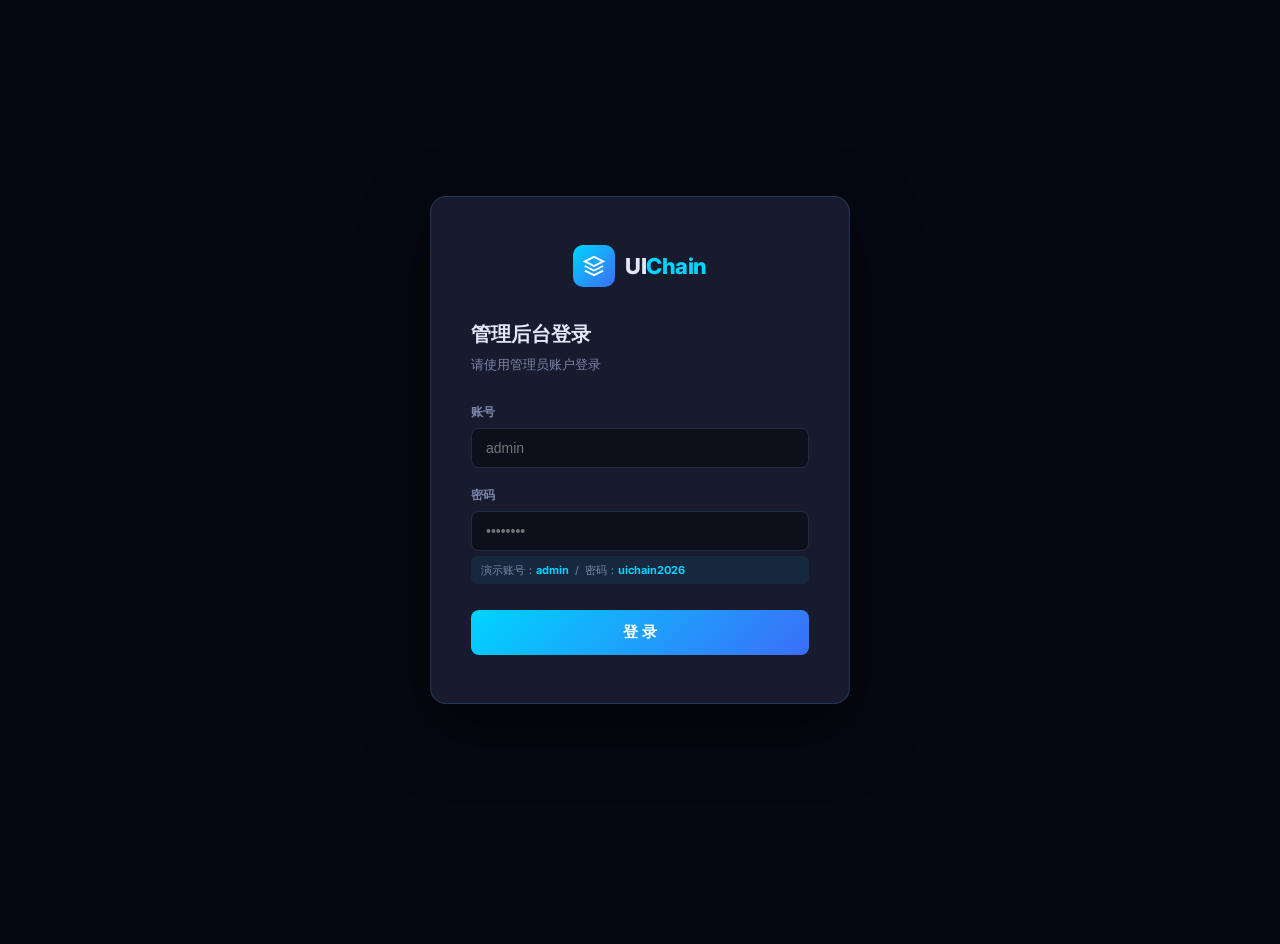
<file: admin.html>
<!DOCTYPE html>
<html lang="zh-CN">
<head>
  <meta charset="UTF-8"/>
  <meta name="viewport" content="width=device-width, initial-scale=1.0"/>
  <title>UIChain 管理后台</title>
  <link href="https://fonts.googleapis.com/css2?family=Inter:wght@300;400;500;600;700;800&display=swap" rel="stylesheet"/>
  <style>
    *,*::before,*::after{margin:0;padding:0;box-sizing:border-box}
    :root{
      --bg:       #060810;
      --bg2:      #0d0f1a;
      --bg3:      #131625;
      --surface:  #181b2e;
      --surface2: #1e2237;
      --border:   rgba(99,179,255,0.1);
      --border2:  rgba(99,179,255,0.18);
      --cyan:     #00d4ff;
      --blue:     #3b6ef8;
      --purple:   #a78bfa;
      --green:    #10b981;
      --yellow:   #f59e0b;
      --red:      #ef4444;
      --orange:   #f97316;
      --text:     #e2e8f8;
      --muted:    #7a85aa;
      --white:    #ffffff;
      --sidebar-w:240px;
      --header-h: 60px;
      --r:        10px;
      --tr:       0.22s cubic-bezier(.4,0,.2,1);
    }
    html{scroll-behavior:smooth}
    body{font-family:'Inter',system-ui,sans-serif;background:var(--bg);color:var(--text);overflow-x:hidden;font-size:14px;line-height:1.5}
    ::-webkit-scrollbar{width:5px;height:5px}
    ::-webkit-scrollbar-track{background:var(--bg)}
    ::-webkit-scrollbar-thumb{background:rgba(99,179,255,0.2);border-radius:3px}

    /* ── LAYOUT ── */
    .layout{display:flex;min-height:100vh}

    /* ── SIDEBAR ── */
    .sidebar{
      width:var(--sidebar-w);flex-shrink:0;
      background:var(--bg2);border-right:1px solid var(--border);
      display:flex;flex-direction:column;
      position:fixed;top:0;left:0;height:100vh;z-index:100;
      transition:transform var(--tr);
    }
    .sidebar-logo{
      height:var(--header-h);display:flex;align-items:center;gap:10px;
      padding:0 20px;border-bottom:1px solid var(--border);flex-shrink:0;
    }
    .logo-icon{
      width:32px;height:32px;border-radius:8px;flex-shrink:0;
      background:linear-gradient(135deg,var(--cyan),var(--blue));
      display:flex;align-items:center;justify-content:center;
    }
    .logo-icon svg{width:18px;height:18px;stroke:white;fill:none;stroke-width:2}
    .logo-text{font-weight:800;font-size:16px;letter-spacing:-0.02em}
    .logo-text span{color:var(--cyan)}

    .sidebar-nav{flex:1;overflow-y:auto;padding:12px 0}
    .nav-group-label{
      font-size:10px;font-weight:700;text-transform:uppercase;letter-spacing:0.12em;
      color:var(--muted);padding:12px 20px 6px;
    }
    .nav-item{
      display:flex;align-items:center;gap:10px;
      padding:9px 20px;cursor:pointer;border-radius:0;
      color:var(--muted);font-size:13px;font-weight:500;
      transition:all var(--tr);position:relative;
      border-left:3px solid transparent;
      user-select:none;
    }
    .nav-item:hover{color:var(--text);background:rgba(255,255,255,0.04)}
    .nav-item.active{
      color:var(--cyan);background:rgba(0,212,255,0.08);
      border-left-color:var(--cyan);
    }
    .nav-item svg{width:16px;height:16px;flex-shrink:0;stroke:currentColor;fill:none;stroke-width:1.8}
    .nav-badge{
      margin-left:auto;font-size:10px;font-weight:700;
      background:var(--cyan);color:var(--bg);
      padding:2px 7px;border-radius:100px;
    }
    .nav-badge.red{background:var(--red);color:white}
    .nav-badge.yellow{background:var(--yellow);color:var(--bg)}

    .sidebar-footer{
      padding:16px 20px;border-top:1px solid var(--border);
      display:flex;align-items:center;gap:10px;
    }
    .user-avatar{
      width:34px;height:34px;border-radius:50%;flex-shrink:0;
      background:linear-gradient(135deg,var(--blue),var(--purple));
      display:flex;align-items:center;justify-content:center;font-size:14px;
    }
    .user-info{flex:1;min-width:0}
    .user-name{font-size:13px;font-weight:600;color:var(--text);white-space:nowrap;overflow:hidden;text-overflow:ellipsis}
    .user-role{font-size:11px;color:var(--muted)}

    /* ── MAIN ── */
    .main{margin-left:var(--sidebar-w);flex:1;display:flex;flex-direction:column;min-height:100vh}

    /* ── TOPBAR ── */
    .topbar{
      height:var(--header-h);background:rgba(6,8,16,0.8);
      backdrop-filter:blur(20px);border-bottom:1px solid var(--border);
      display:flex;align-items:center;justify-content:space-between;
      padding:0 28px;position:sticky;top:0;z-index:50;
    }
    .topbar-left{display:flex;align-items:center;gap:16px}
    .page-title{font-size:17px;font-weight:700;color:var(--white)}
    .breadcrumb{font-size:12px;color:var(--muted)}
    .topbar-right{display:flex;align-items:center;gap:12px}
    .topbar-btn{
      width:36px;height:36px;border-radius:var(--r);
      background:var(--surface);border:1px solid var(--border);
      display:flex;align-items:center;justify-content:center;
      cursor:pointer;color:var(--muted);transition:all var(--tr);position:relative;
    }
    .topbar-btn:hover{color:var(--text);border-color:var(--border2)}
    .topbar-btn svg{width:16px;height:16px;stroke:currentColor;fill:none;stroke-width:2}
    .notif-dot{
      position:absolute;top:6px;right:6px;
      width:7px;height:7px;border-radius:50%;background:var(--red);
      border:1.5px solid var(--bg);
    }
    .search-bar{
      display:flex;align-items:center;gap:8px;
      background:var(--surface);border:1px solid var(--border);
      border-radius:var(--r);padding:8px 14px;width:220px;
      transition:border-color var(--tr);
    }
    .search-bar:focus-within{border-color:rgba(0,212,255,0.3)}
    .search-bar svg{width:14px;height:14px;stroke:var(--muted);fill:none;stroke-width:2;flex-shrink:0}
    .search-bar input{background:none;border:none;outline:none;font-size:13px;color:var(--text);width:100%;font-family:inherit}
    .search-bar input::placeholder{color:var(--muted)}

    /* ── CONTENT ── */
    .content{flex:1;padding:28px;overflow-y:auto}
    .page{display:none}
    .page.active{display:block}

    /* ── STATS ROW ── */
    .stats-row{display:grid;grid-template-columns:repeat(4,1fr);gap:16px;margin-bottom:24px}
    .stat-card{
      background:var(--surface);border:1px solid var(--border);
      border-radius:var(--r);padding:20px 22px;
      display:flex;flex-direction:column;gap:12px;
      transition:all var(--tr);cursor:default;
    }
    .stat-card:hover{border-color:var(--border2);transform:translateY(-2px)}
    .stat-header{display:flex;align-items:flex-start;justify-content:space-between}
    .stat-icon{
      width:40px;height:40px;border-radius:10px;
      display:flex;align-items:center;justify-content:center;
    }
    .stat-icon svg{width:20px;height:20px;stroke:currentColor;fill:none;stroke-width:1.8}
    .stat-change{
      font-size:11px;font-weight:600;padding:3px 8px;border-radius:100px;
    }
    .stat-change.up{background:rgba(16,185,129,0.12);color:var(--green)}
    .stat-change.down{background:rgba(239,68,68,0.12);color:var(--red)}
    .stat-num{font-size:28px;font-weight:800;letter-spacing:-0.02em;color:var(--white)}
    .stat-label{font-size:12px;color:var(--muted)}

    /* ── CHART AREA ── */
    .charts-row{display:grid;grid-template-columns:2fr 1fr;gap:16px;margin-bottom:24px}
    .card{
      background:var(--surface);border:1px solid var(--border);
      border-radius:var(--r);overflow:hidden;
    }
    .card-header{
      padding:18px 22px 0;display:flex;align-items:center;justify-content:space-between;
      margin-bottom:16px;
    }
    .card-title{font-size:14px;font-weight:700;color:var(--white)}
    .card-subtitle{font-size:12px;color:var(--muted);margin-top:2px}
    .card-action{
      font-size:12px;font-weight:600;color:var(--cyan);cursor:pointer;
      background:none;border:none;font-family:inherit;
    }
    .card-body{padding:0 22px 22px}

    /* ── MINI CHART (pure CSS bar) ── */
    .bar-chart{display:flex;align-items:flex-end;gap:6px;height:120px;padding-top:8px}
    .bar-col{display:flex;flex-direction:column;align-items:center;gap:4px;flex:1}
    .bar{
      width:100%;border-radius:4px 4px 0 0;
      background:linear-gradient(to top,var(--blue),var(--cyan));
      transition:height 0.6s cubic-bezier(.4,0,.2,1);
      min-height:4px;
    }
    .bar.purple{background:linear-gradient(to top,var(--purple),#c084fc)}
    .bar-label{font-size:10px;color:var(--muted)}

    /* ── DONUT ── */
    .donut-wrap{display:flex;align-items:center;gap:24px;padding:0 22px 22px}
    .donut{position:relative;width:120px;height:120px;flex-shrink:0}
    .donut svg{transform:rotate(-90deg)}
    .donut-center{
      position:absolute;inset:0;display:flex;flex-direction:column;
      align-items:center;justify-content:center;
    }
    .donut-center-num{font-size:22px;font-weight:800;color:var(--white)}
    .donut-center-label{font-size:10px;color:var(--muted)}
    .donut-legend{display:flex;flex-direction:column;gap:10px;flex:1}
    .legend-item{display:flex;align-items:center;gap:8px;font-size:12px;color:var(--muted)}
    .legend-dot{width:8px;height:8px;border-radius:50%;flex-shrink:0}
    .legend-val{margin-left:auto;font-weight:600;color:var(--text)}

    /* ── TABLE ── */
    .table-wrap{overflow-x:auto}
    table{width:100%;border-collapse:collapse}
    thead tr{border-bottom:1px solid var(--border)}
    th{
      font-size:11px;font-weight:700;text-transform:uppercase;letter-spacing:0.08em;
      color:var(--muted);padding:10px 12px;text-align:left;white-space:nowrap;
    }
    td{padding:12px 12px;font-size:13px;border-bottom:1px solid rgba(99,179,255,0.05)}
    tr:last-child td{border-bottom:none}
    tr:hover td{background:rgba(255,255,255,0.015)}
    .status-badge{
      display:inline-flex;align-items:center;gap:5px;
      font-size:11px;font-weight:600;padding:3px 10px;border-radius:100px;
    }
    .status-badge::before{content:'';width:5px;height:5px;border-radius:50%}
    .status-badge.active{background:rgba(16,185,129,0.12);color:var(--green)}
    .status-badge.active::before{background:var(--green)}
    .status-badge.pending{background:rgba(245,158,11,0.12);color:var(--yellow)}
    .status-badge.pending::before{background:var(--yellow)}
    .status-badge.paused{background:rgba(239,68,68,0.1);color:var(--red)}
    .status-badge.paused::before{background:var(--red)}
    .status-badge.review{background:rgba(167,139,250,0.12);color:var(--purple)}
    .status-badge.review::before{background:var(--purple)}

    /* ── PLATFORM TAGS ── */
    .platform{
      display:inline-flex;align-items:center;
      font-size:11px;font-weight:600;padding:2px 9px;border-radius:5px;
      background:rgba(255,255,255,0.06);border:1px solid var(--border);color:var(--text);
    }
    .platform.tiktok{background:rgba(0,0,0,0.3);border-color:rgba(255,255,255,0.1)}
    .platform.instagram{background:rgba(193,53,132,0.12);border-color:rgba(193,53,132,0.2);color:#e879c0}
    .platform.youtube{background:rgba(255,0,0,0.1);border-color:rgba(255,0,0,0.15);color:#ff6b6b}
    .platform.wechat{background:rgba(9,187,7,0.1);border-color:rgba(9,187,7,0.15);color:#4ade80}

    /* ── BTN ── */
    .btn{
      display:inline-flex;align-items:center;gap:6px;
      font-size:13px;font-weight:600;padding:8px 16px;border-radius:var(--r);
      border:none;cursor:pointer;font-family:inherit;transition:all var(--tr);
    }
    .btn svg{width:14px;height:14px;stroke:currentColor;fill:none;stroke-width:2}
    .btn-primary{background:linear-gradient(135deg,var(--cyan),var(--blue));color:white;box-shadow:0 0 16px rgba(0,212,255,0.2)}
    .btn-primary:hover{transform:translateY(-1px);box-shadow:0 0 24px rgba(0,212,255,0.35)}
    .btn-ghost{background:var(--surface2);color:var(--text);border:1px solid var(--border)}
    .btn-ghost:hover{border-color:var(--border2);background:rgba(255,255,255,0.05)}
    .btn-danger{background:rgba(239,68,68,0.1);color:var(--red);border:1px solid rgba(239,68,68,0.2)}
    .btn-danger:hover{background:rgba(239,68,68,0.2)}
    .btn-sm{padding:5px 12px;font-size:12px}

    /* ── GRID UTILITIES ── */
    .row{display:flex;gap:16px;margin-bottom:24px;align-items:stretch}
    .col-full{flex:1}
    .col-half{flex:1}
    .mb24{margin-bottom:24px}

    /* ── ACTIVITY FEED ── */
    .activity-feed{display:flex;flex-direction:column;gap:0}
    .activity-item{
      display:flex;align-items:flex-start;gap:12px;
      padding:12px 22px;border-bottom:1px solid rgba(99,179,255,0.05);
    }
    .activity-item:last-child{border-bottom:none}
    .act-icon{
      width:32px;height:32px;border-radius:8px;flex-shrink:0;
      display:flex;align-items:center;justify-content:center;font-size:14px;
    }
    .act-body{flex:1;min-width:0}
    .act-text{font-size:13px;color:var(--text);line-height:1.5}
    .act-text strong{color:var(--white)}
    .act-time{font-size:11px;color:var(--muted);margin-top:2px}

    /* ── PROGRESS BAR ── */
    .progress-row{display:flex;flex-direction:column;gap:14px;padding:0 22px 22px}
    .progress-item{}
    .progress-header{display:flex;justify-content:space-between;margin-bottom:6px}
    .progress-label{font-size:13px;color:var(--text)}
    .progress-val{font-size:13px;font-weight:600;color:var(--white)}
    .progress-track{height:6px;background:rgba(255,255,255,0.06);border-radius:3px;overflow:hidden}
    .progress-fill{height:100%;border-radius:3px;transition:width 1s cubic-bezier(.4,0,.2,1)}

    /* ── KOL CARDS ── */
    .kol-grid-admin{display:grid;grid-template-columns:repeat(3,1fr);gap:16px}
    .kol-card-admin{
      background:var(--surface);border:1px solid var(--border);
      border-radius:var(--r);padding:20px;transition:all var(--tr);
    }
    .kol-card-admin:hover{border-color:var(--border2);transform:translateY(-2px)}
    .kol-head{display:flex;align-items:center;gap:12px;margin-bottom:14px}
    .kol-av{
      width:44px;height:44px;border-radius:50%;flex-shrink:0;
      display:flex;align-items:center;justify-content:center;font-size:18px;
    }
    .kol-info-name{font-size:14px;font-weight:700;color:var(--white)}
    .kol-info-handle{font-size:12px;color:var(--muted)}
    .kol-metrics{display:grid;grid-template-columns:1fr 1fr;gap:8px;margin-bottom:14px}
    .kol-metric-item{background:var(--bg3);border-radius:8px;padding:10px;text-align:center}
    .kol-metric-v{font-size:15px;font-weight:700;color:var(--white)}
    .kol-metric-l{font-size:10px;color:var(--muted);margin-top:2px}
    .kol-actions{display:flex;gap:8px}

    /* ── SUPPLY TABLE SECTION ── */
    .supply-stats{display:grid;grid-template-columns:repeat(3,1fr);gap:16px;margin-bottom:24px}
    .supply-stat-card{
      background:var(--surface);border:1px solid var(--border);
      border-radius:var(--r);padding:18px;
    }
    .supply-stat-icon{font-size:28px;margin-bottom:10px}
    .supply-stat-num{font-size:24px;font-weight:800;color:var(--white);letter-spacing:-0.02em}
    .supply-stat-label{font-size:12px;color:var(--muted)}

    /* ── FORM ── */
    .form-row{display:grid;grid-template-columns:1fr 1fr;gap:16px;margin-bottom:16px}
    .form-group{display:flex;flex-direction:column;gap:6px}
    .form-label{font-size:12px;font-weight:600;color:var(--muted);text-transform:uppercase;letter-spacing:0.06em}
    .form-input{
      background:var(--bg3);border:1px solid var(--border);border-radius:var(--r);
      padding:10px 14px;font-size:13px;color:var(--text);font-family:inherit;
      transition:border-color var(--tr);outline:none;
    }
    .form-input:focus{border-color:rgba(0,212,255,0.4)}
    select.form-input{cursor:pointer}
    option{background:var(--bg2)}

    /* ── ALERT ── */
    .alert{
      display:flex;align-items:flex-start;gap:12px;
      padding:14px 18px;border-radius:var(--r);margin-bottom:16px;
      font-size:13px;
    }
    .alert svg{width:16px;height:16px;stroke:currentColor;fill:none;stroke-width:2;flex-shrink:0;margin-top:1px}
    .alert-info{background:rgba(0,212,255,0.08);border:1px solid rgba(0,212,255,0.15);color:var(--cyan)}
    .alert-warn{background:rgba(245,158,11,0.08);border:1px solid rgba(245,158,11,0.15);color:var(--yellow)}
    .alert-success{background:rgba(16,185,129,0.08);border:1px solid rgba(16,185,129,0.15);color:var(--green)}

    /* ── SETTINGS ── */
    .settings-section{margin-bottom:28px}
    .settings-title{font-size:15px;font-weight:700;color:var(--white);margin-bottom:16px;padding-bottom:10px;border-bottom:1px solid var(--border)}
    .toggle-row{display:flex;align-items:center;justify-content:space-between;padding:12px 0;border-bottom:1px solid rgba(99,179,255,0.04)}
    .toggle-row:last-child{border-bottom:none}
    .toggle-label{font-size:13px;color:var(--text)}
    .toggle-desc{font-size:11px;color:var(--muted);margin-top:2px}
    .toggle{
      width:40px;height:22px;border-radius:11px;
      background:var(--border);cursor:pointer;position:relative;
      transition:background var(--tr);flex-shrink:0;
    }
    .toggle.on{background:var(--cyan)}
    .toggle::after{
      content:'';position:absolute;top:3px;left:3px;
      width:16px;height:16px;border-radius:50%;background:white;
      transition:transform var(--tr);box-shadow:0 1px 3px rgba(0,0,0,0.3);
    }
    .toggle.on::after{transform:translateX(18px)}

    /* ── EMPTY STATE ── */
    .empty-state{
      display:flex;flex-direction:column;align-items:center;justify-content:center;
      padding:60px 20px;text-align:center;
    }
    .empty-icon{font-size:40px;margin-bottom:16px}
    .empty-title{font-size:16px;font-weight:700;color:var(--white);margin-bottom:8px}
    .empty-desc{font-size:13px;color:var(--muted);max-width:320px;line-height:1.6}

    /* ── MOBILE ── */
    .mobile-toggle{
      display:none;width:36px;height:36px;
      background:var(--surface);border:1px solid var(--border);border-radius:var(--r);
      align-items:center;justify-content:center;cursor:pointer;
    }
    .mobile-toggle svg{width:18px;height:18px;stroke:var(--text);fill:none;stroke-width:2}
    .sidebar-overlay{display:none;position:fixed;inset:0;background:rgba(0,0,0,0.5);z-index:90}

    @media(max-width:1024px){
      .stats-row{grid-template-columns:repeat(2,1fr)}
      .charts-row{grid-template-columns:1fr}
      .kol-grid-admin{grid-template-columns:repeat(2,1fr)}
    }
    @media(max-width:768px){
      .sidebar{transform:translateX(-100%)}
      .sidebar.open{transform:translateX(0)}
      .sidebar-overlay.show{display:block}
      .main{margin-left:0}
      .mobile-toggle{display:flex}
      .stats-row{grid-template-columns:1fr 1fr}
      .charts-row{grid-template-columns:1fr}
      .kol-grid-admin{grid-template-columns:1fr}
      .form-row{grid-template-columns:1fr}
      .content{padding:16px}
    }

  /* ── LOGIN OVERLAY ── */
  #loginOverlay {
    position:fixed;inset:0;z-index:9999;
    background:var(--bg);
    display:flex;align-items:center;justify-content:center;
    flex-direction:column;
  }
  #loginOverlay.hidden { display:none; }
  .login-box {
    width:100%;max-width:420px;padding:48px 40px;
    background:var(--surface);border:1px solid var(--border2);
    border-radius:16px;box-shadow:0 24px 64px rgba(0,0,0,0.5);
  }
  .login-logo {
    display:flex;align-items:center;justify-content:center;gap:10px;
    margin-bottom:32px;
  }
  .login-logo-icon {
    width:42px;height:42px;border-radius:10px;
    background:linear-gradient(135deg,var(--cyan),var(--blue));
    display:flex;align-items:center;justify-content:center;
  }
  .login-logo-icon svg { width:22px;height:22px;stroke:white;fill:none;stroke-width:2 }
  .login-logo-text { font-size:22px;font-weight:800;letter-spacing:-0.02em }
  .login-logo-text span { color:var(--cyan) }
  .login-title { font-size:20px;font-weight:700;margin-bottom:6px }
  .login-sub { color:var(--muted);font-size:13px;margin-bottom:28px }
  .login-field { margin-bottom:18px }
  .login-field label {
    display:block;font-size:12px;font-weight:600;
    color:var(--muted);margin-bottom:7px;letter-spacing:0.04em;text-transform:uppercase;
  }
  .login-field input {
    width:100%;padding:11px 14px;
    background:var(--bg2);border:1px solid var(--border2);
    border-radius:8px;color:var(--text);font-size:14px;
    outline:none;transition:border-color .2s;
  }
  .login-field input:focus { border-color:var(--cyan); }
  .login-hint {
    font-size:11px;color:var(--muted);margin-top:5px;
    background:rgba(0,212,255,0.07);border-radius:6px;padding:6px 10px;
  }
  .login-hint b { color:var(--cyan); }
  .login-btn {
    width:100%;padding:13px;margin-top:8px;
    background:linear-gradient(135deg,var(--cyan),var(--blue));
    border:none;border-radius:8px;color:#fff;
    font-size:15px;font-weight:700;cursor:pointer;
    transition:opacity .2s,transform .2s;
  }
  .login-btn:hover { opacity:.9;transform:translateY(-1px) }
  .login-error {
    display:none;color:#ef4444;font-size:13px;
    margin-bottom:12px;text-align:center;
    background:rgba(239,68,68,0.1);border-radius:6px;padding:8px;
  }
  .login-error.show { display:block }
  </style>
</head>
<body>

<!-- ═══ LOGIN ═══ -->
<div id="loginOverlay">
  <div class="login-box">
    <div class="login-logo">
      <div class="login-logo-icon">
        <svg viewBox="0 0 24 24"><path d="M12 2L2 7l10 5 10-5-10-5zM2 17l10 5 10-5M2 12l10 5 10-5"/></svg>
      </div>
      <span class="login-logo-text">UI<span>Chain</span></span>
    </div>
    <div class="login-title">管理后台登录</div>
    <div class="login-sub">请使用管理员账户登录</div>
    <div class="login-error" id="loginError">账号或密码错误，请重试</div>
    <div class="login-field">
      <label>账号</label>
      <input type="text" id="loginUser" placeholder="admin" autocomplete="username"/>
    </div>
    <div class="login-field">
      <label>密码</label>
      <input type="password" id="loginPass" placeholder="••••••••" autocomplete="current-password"/>
      <div class="login-hint">演示账号：<b>admin</b> &nbsp;/&nbsp; 密码：<b>uichain2026</b></div>
    </div>
    <button class="login-btn" onclick="doLogin()">登 录</button>
  </div>
</div>

<div class="layout">
  <!-- ═══ SIDEBAR ═══ -->
  <aside class="sidebar" id="sidebar">
    <div class="sidebar-logo">
      <div class="logo-icon">
        <svg viewBox="0 0 24 24"><path d="M12 2L2 7l10 5 10-5-10-5zM2 17l10 5 10-5M2 12l10 5 10-5"/></svg>
      </div>
      <span class="logo-text">UI<span>Chain</span></span>
    </div>

    <nav class="sidebar-nav">
      <div class="nav-group-label">概览</div>
      <div class="nav-item active" onclick="showPage('dashboard',this)">
        <svg viewBox="0 0 24 24"><rect x="3" y="3" width="7" height="7"/><rect x="14" y="3" width="7" height="7"/><rect x="3" y="14" width="7" height="7"/><rect x="14" y="14" width="7" height="7"/></svg>
        数据总览
      </div>

      <div class="nav-group-label">业务管理</div>
      <div class="nav-item" onclick="showPage('kol',this)">
        <svg viewBox="0 0 24 24"><circle cx="12" cy="8" r="4"/><path d="M20 21a8 8 0 10-16 0"/><circle cx="19" cy="7" r="3"/><circle cx="5" cy="7" r="3"/></svg>
        KOL 管理
        <span class="nav-badge">12</span>
      </div>
      <div class="nav-item" onclick="showPage('brand',this)">
        <svg viewBox="0 0 24 24"><path d="M12 2L2 7l10 5 10-5-10-5z"/><path d="M2 17l10 5 10-5"/><path d="M2 12l10 5 10-5"/></svg>
        品牌推广
      </div>
      <div class="nav-item" onclick="showPage('supply',this)">
        <svg viewBox="0 0 24 24"><rect x="1" y="3" width="15" height="13"/><path d="M16 8h4l3 3v5h-7V8z"/><circle cx="5.5" cy="18.5" r="2.5"/><circle cx="18.5" cy="18.5" r="2.5"/></svg>
        供应链
        <span class="nav-badge yellow">3</span>
      </div>
      <div class="nav-item" onclick="showPage('clients',this)">
        <svg viewBox="0 0 24 24"><path d="M17 21v-2a4 4 0 00-4-4H5a4 4 0 00-4 4v2"/><circle cx="9" cy="7" r="4"/><path d="M23 21v-2a4 4 0 00-3-3.87M16 3.13a4 4 0 010 7.75"/></svg>
        客户管理
      </div>
      <div class="nav-item" onclick="showPage('orders',this)">
        <svg viewBox="0 0 24 24"><path d="M9 5H7a2 2 0 00-2 2v12a2 2 0 002 2h10a2 2 0 002-2V7a2 2 0 00-2-2h-2"/><rect x="9" y="3" width="6" height="4" rx="1"/><path d="M9 12h6M9 16h4"/></svg>
        订单管理
        <span class="nav-badge red">5</span>
      </div>

      <div class="nav-group-label">分析</div>
      <div class="nav-item" onclick="showPage('analytics',this)">
        <svg viewBox="0 0 24 24"><polyline points="22 12 18 12 15 21 9 3 6 12 2 12"/></svg>
        数据分析
      </div>
      <div class="nav-item" onclick="showPage('reports',this)">
        <svg viewBox="0 0 24 24"><path d="M14 2H6a2 2 0 00-2 2v16a2 2 0 002 2h12a2 2 0 002-2V8z"/><polyline points="14 2 14 8 20 8"/><line x1="16" y1="13" x2="8" y2="13"/><line x1="16" y1="17" x2="8" y2="17"/><polyline points="10 9 9 9 8 9"/></svg>
        报表中心
      </div>

      <div class="nav-group-label">系统</div>
      <div class="nav-item" onclick="showPage('settings',this)">
        <svg viewBox="0 0 24 24"><circle cx="12" cy="12" r="3"/><path d="M19.4 15a1.65 1.65 0 00.33 1.82l.06.06a2 2 0 010 2.83 2 2 0 01-2.83 0l-.06-.06a1.65 1.65 0 00-1.82-.33 1.65 1.65 0 00-1 1.51V21a2 2 0 01-4 0v-.09A1.65 1.65 0 009 19.4a1.65 1.65 0 00-1.82.33l-.06.06a2 2 0 01-2.83-2.83l.06-.06A1.65 1.65 0 004.68 15a1.65 1.65 0 00-1.51-1H3a2 2 0 010-4h.09A1.65 1.65 0 004.6 9a1.65 1.65 0 00-.33-1.82l-.06-.06a2 2 0 012.83-2.83l.06.06A1.65 1.65 0 009 4.68a1.65 1.65 0 001-1.51V3a2 2 0 014 0v.09a1.65 1.65 0 001 1.51 1.65 1.65 0 001.82-.33l.06-.06a2 2 0 012.83 2.83l-.06.06A1.65 1.65 0 0019.4 9a1.65 1.65 0 001.51 1H21a2 2 0 010 4h-.09a1.65 1.65 0 00-1.51 1z"/></svg>
        系统设置
      </div>
    </nav>

    <div class="sidebar-footer" style="flex-direction:column;align-items:stretch;gap:10px;">
      <div style="display:flex;align-items:center;gap:10px;">
        <div class="user-avatar">👤</div>
        <div class="user-info">
          <div class="user-name">Admin 管理员</div>
          <div class="user-role">超级管理员</div>
        </div>
      </div>
      <button onclick="doLogout()" style="
        width:100%;padding:8px;border:1px solid rgba(239,68,68,0.3);
        background:rgba(239,68,68,0.08);border-radius:8px;
        color:#ef4444;font-size:12px;font-weight:600;cursor:pointer;
        transition:background .2s;
      " onmouseover="this.style.background='rgba(239,68,68,0.16)'"
         onmouseout="this.style.background='rgba(239,68,68,0.08)'">
        退出登录
      </button>
    </div>
  </aside>
  <div class="sidebar-overlay" id="overlay" onclick="closeSidebar()"></div>

  <!-- ═══ MAIN ═══ -->
  <div class="main">
    <!-- TOPBAR -->
    <div class="topbar">
      <div class="topbar-left">
        <div class="mobile-toggle" onclick="openSidebar()">
          <svg viewBox="0 0 24 24"><line x1="3" y1="6" x2="21" y2="6"/><line x1="3" y1="12" x2="21" y2="12"/><line x1="3" y1="18" x2="21" y2="18"/></svg>
        </div>
        <div>
          <div class="page-title" id="pageTitle">数据总览</div>
          <div class="breadcrumb" id="breadcrumb">UIChain / 控制台 / 数据总览</div>
        </div>
      </div>
      <div class="topbar-right">
        <div class="search-bar">
          <svg viewBox="0 0 24 24"><circle cx="11" cy="11" r="8"/><path d="m21 21-4.35-4.35"/></svg>
          <input type="text" placeholder="搜索..."/>
        </div>
        <div class="topbar-btn">
          <svg viewBox="0 0 24 24"><path d="M18 8A6 6 0 006 8c0 7-3 9-3 9h18s-3-2-3-9"/><path d="M13.73 21a2 2 0 01-3.46 0"/></svg>
          <div class="notif-dot"></div>
        </div>
        <div class="topbar-btn">
          <svg viewBox="0 0 24 24"><circle cx="12" cy="12" r="3"/><path d="M19.4 15a1.65 1.65 0 00.33 1.82l.06.06a2 2 0 010 2.83 2 2 0 01-2.83 0l-.06-.06a1.65 1.65 0 00-1.82-.33 1.65 1.65 0 00-1 1.51V21a2 2 0 01-4 0v-.09A1.65 1.65 0 009 19.4"/></svg>
        </div>
      </div>
    </div>

    <!-- ═══ CONTENT ═══ -->
    <div class="content">

      <!-- ─── PAGE: DASHBOARD ─── -->
      <div class="page active" id="page-dashboard">
        <div class="stats-row">
          <div class="stat-card">
            <div class="stat-header">
              <div class="stat-icon" style="background:rgba(0,212,255,0.12);color:var(--cyan)">
                <svg viewBox="0 0 24 24"><path d="M17 21v-2a4 4 0 00-4-4H5a4 4 0 00-4 4v2"/><circle cx="9" cy="7" r="4"/><path d="M23 21v-2a4 4 0 00-3-3.87M16 3.13a4 4 0 010 7.75"/></svg>
              </div>
              <span class="stat-change up">+12.4%</span>
            </div>
            <div class="stat-num">2,847</div>
            <div class="stat-label">注册企业客户</div>
          </div>
          <div class="stat-card">
            <div class="stat-header">
              <div class="stat-icon" style="background:rgba(167,139,250,0.12);color:var(--purple)">
                <svg viewBox="0 0 24 24"><circle cx="12" cy="8" r="4"/><path d="M20 21a8 8 0 10-16 0"/></svg>
              </div>
              <span class="stat-change up">+8.7%</span>
            </div>
            <div class="stat-num">1,204</div>
            <div class="stat-label">活跃 KOL 合作</div>
          </div>
          <div class="stat-card">
            <div class="stat-header">
              <div class="stat-icon" style="background:rgba(16,185,129,0.12);color:var(--green)">
                <svg viewBox="0 0 24 24"><line x1="12" y1="1" x2="12" y2="23"/><path d="M17 5H9.5a3.5 3.5 0 000 7h5a3.5 3.5 0 010 7H6"/></svg>
              </div>
              <span class="stat-change up">+23.1%</span>
            </div>
            <div class="stat-num">$486K</div>
            <div class="stat-label">本月平台 GMV</div>
          </div>
          <div class="stat-card">
            <div class="stat-header">
              <div class="stat-icon" style="background:rgba(245,158,11,0.12);color:var(--yellow)">
                <svg viewBox="0 0 24 24"><rect x="1" y="3" width="15" height="13"/><path d="M16 8h4l3 3v5h-7V8z"/><circle cx="5.5" cy="18.5" r="2.5"/><circle cx="18.5" cy="18.5" r="2.5"/></svg>
              </div>
              <span class="stat-change down">-2.3%</span>
            </div>
            <div class="stat-num">328</div>
            <div class="stat-label">供应链在途订单</div>
          </div>
        </div>

        <div class="charts-row">
          <!-- 营收趋势 -->
          <div class="card">
            <div class="card-header">
              <div>
                <div class="card-title">营收趋势</div>
                <div class="card-subtitle">最近 8 个月 GMV 走势</div>
              </div>
              <button class="btn btn-ghost btn-sm">导出数据</button>
            </div>
            <div class="card-body">
              <div class="bar-chart" id="revenueChart"></div>
            </div>
          </div>
          <!-- KOL 平台分布 -->
          <div class="card">
            <div class="card-header">
              <div>
                <div class="card-title">KOL 平台分布</div>
                <div class="card-subtitle">活跃 KOL 来源</div>
              </div>
            </div>
            <div class="donut-wrap">
              <div class="donut">
                <svg width="120" height="120" viewBox="0 0 120 120">
                  <circle cx="60" cy="60" r="48" fill="none" stroke="rgba(255,255,255,0.05)" stroke-width="16"/>
                  <circle cx="60" cy="60" r="48" fill="none" stroke="var(--cyan)" stroke-width="16" stroke-dasharray="120 181" stroke-linecap="round"/>
                  <circle cx="60" cy="60" r="48" fill="none" stroke="var(--purple)" stroke-width="16" stroke-dasharray="72 229" stroke-dashoffset="-120" stroke-linecap="round"/>
                  <circle cx="60" cy="60" r="48" fill="none" stroke="var(--green)" stroke-width="16" stroke-dasharray="54 247" stroke-dashoffset="-192" stroke-linecap="round"/>
                  <circle cx="60" cy="60" r="48" fill="none" stroke="var(--yellow)" stroke-width="16" stroke-dasharray="55 246" stroke-dashoffset="-246" stroke-linecap="round"/>
                </svg>
                <div class="donut-center">
                  <div class="donut-center-num">1.2K</div>
                  <div class="donut-center-label">总计</div>
                </div>
              </div>
              <div class="donut-legend">
                <div class="legend-item"><div class="legend-dot" style="background:var(--cyan)"></div>TikTok<span class="legend-val">40%</span></div>
                <div class="legend-item"><div class="legend-dot" style="background:var(--purple)"></div>Instagram<span class="legend-val">24%</span></div>
                <div class="legend-item"><div class="legend-dot" style="background:var(--green)"></div>YouTube<span class="legend-val">18%</span></div>
                <div class="legend-item"><div class="legend-dot" style="background:var(--yellow)"></div>小红书<span class="legend-val">18%</span></div>
              </div>
            </div>
          </div>
        </div>

        <div class="row">
          <!-- 最近活动 -->
          <div class="card col-half">
            <div class="card-header">
              <div class="card-title">最近动态</div>
              <button class="card-action">查看全部</button>
            </div>
            <div class="activity-feed">
              <div class="activity-item">
                <div class="act-icon" style="background:rgba(0,212,255,0.1)">🤝</div>
                <div class="act-body">
                  <div class="act-text"><strong>新 KOL 合作申请</strong> — @fashion_alice 提交了品牌合作意向</div>
                  <div class="act-time">5 分钟前</div>
                </div>
              </div>
              <div class="activity-item">
                <div class="act-icon" style="background:rgba(16,185,129,0.1)">✅</div>
                <div class="act-body">
                  <div class="act-text"><strong>订单已完成</strong> — 企业客户 GlobeTech 供应链订单 #S-2891 交付</div>
                  <div class="act-time">32 分钟前</div>
                </div>
              </div>
              <div class="activity-item">
                <div class="act-icon" style="background:rgba(245,158,11,0.1)">⚠️</div>
                <div class="act-body">
                  <div class="act-text"><strong>供应商预警</strong> — 供应商 SkyParts 交期延误，预计延误 3 天</div>
                  <div class="act-time">1 小时前</div>
                </div>
              </div>
              <div class="activity-item">
                <div class="act-icon" style="background:rgba(167,139,250,0.1)">💰</div>
                <div class="act-body">
                  <div class="act-text"><strong>新客户付款</strong> — 成长版套餐订阅，客户 NovaBrand</div>
                  <div class="act-time">2 小时前</div>
                </div>
              </div>
              <div class="activity-item">
                <div class="act-icon" style="background:rgba(239,68,68,0.1)">🚨</div>
                <div class="act-body">
                  <div class="act-text"><strong>KOL 内容违规</strong> — @viral_max 一条内容被平台标记，待审核</div>
                  <div class="act-time">3 小时前</div>
                </div>
              </div>
            </div>
          </div>

          <!-- 目标达成率 -->
          <div class="card col-half">
            <div class="card-header">
              <div class="card-title">本月目标达成</div>
              <div class="card-subtitle">截至今日</div>
            </div>
            <div class="progress-row">
              <div class="progress-item">
                <div class="progress-header"><span class="progress-label">品牌推广曝光量</span><span class="progress-val">78%</span></div>
                <div class="progress-track"><div class="progress-fill" style="width:78%;background:linear-gradient(90deg,var(--cyan),var(--blue))"></div></div>
              </div>
              <div class="progress-item">
                <div class="progress-header"><span class="progress-label">KOL 合作成单量</span><span class="progress-val">65%</span></div>
                <div class="progress-track"><div class="progress-fill" style="width:65%;background:linear-gradient(90deg,var(--purple),#c084fc)"></div></div>
              </div>
              <div class="progress-item">
                <div class="progress-header"><span class="progress-label">供应链履约率</span><span class="progress-val">92%</span></div>
                <div class="progress-track"><div class="progress-fill" style="width:92%;background:linear-gradient(90deg,var(--green),#34d399)"></div></div>
              </div>
              <div class="progress-item">
                <div class="progress-header"><span class="progress-label">新客获取目标</span><span class="progress-val">54%</span></div>
                <div class="progress-track"><div class="progress-fill" style="width:54%;background:linear-gradient(90deg,var(--yellow),#fbbf24)"></div></div>
              </div>
              <div class="progress-item">
                <div class="progress-header"><span class="progress-label">平台 GMV 目标</span><span class="progress-val">83%</span></div>
                <div class="progress-track"><div class="progress-fill" style="width:83%;background:linear-gradient(90deg,var(--orange),#fb923c)"></div></div>
              </div>
            </div>
          </div>
        </div>
      </div>

      <!-- ─── PAGE: KOL ─── -->
      <div class="page" id="page-kol">
        <div class="alert alert-info" style="margin-bottom:20px">
          <svg viewBox="0 0 24 24"><circle cx="12" cy="12" r="10"/><line x1="12" y1="8" x2="12" y2="12"/><line x1="12" y1="16" x2="12.01" y2="16"/></svg>
          当前有 <strong>12 个 KOL</strong> 合作申请待审核，<strong>3 个</strong>合同待签署。
        </div>
        <div style="display:flex;justify-content:space-between;align-items:center;margin-bottom:20px;flex-wrap:wrap;gap:12px">
          <div style="display:flex;gap:8px;flex-wrap:wrap">
            <button class="btn btn-ghost btn-sm" style="border-color:rgba(0,212,255,0.3);color:var(--cyan)">全部 (1204)</button>
            <button class="btn btn-ghost btn-sm">待审核 (12)</button>
            <button class="btn btn-ghost btn-sm">合作中 (986)</button>
            <button class="btn btn-ghost btn-sm">暂停 (206)</button>
          </div>
          <button class="btn btn-primary btn-sm">
            <svg viewBox="0 0 24 24"><line x1="12" y1="5" x2="12" y2="19"/><line x1="5" y1="12" x2="19" y2="12"/></svg>
            添加 KOL
          </button>
        </div>
        <div class="kol-grid-admin">
          <div class="kol-card-admin">
            <div class="kol-head">
              <div class="kol-av" style="background:linear-gradient(135deg,#f97316,#ef4444)">🎯</div>
              <div>
                <div class="kol-info-name">Alice Fashion</div>
                <div class="kol-info-handle">@alice_fashion · TikTok</div>
              </div>
              <span class="status-badge active" style="margin-left:auto">合作中</span>
            </div>
            <div class="kol-metrics">
              <div class="kol-metric-item"><div class="kol-metric-v">2.4M</div><div class="kol-metric-l">粉丝数</div></div>
              <div class="kol-metric-item"><div class="kol-metric-v">8.7%</div><div class="kol-metric-l">互动率</div></div>
              <div class="kol-metric-item"><div class="kol-metric-v">$4.2K</div><div class="kol-metric-l">单次报价</div></div>
              <div class="kol-metric-item"><div class="kol-metric-v">12x</div><div class="kol-metric-l">ROI 倍数</div></div>
            </div>
            <div class="kol-actions">
              <button class="btn btn-primary btn-sm" style="flex:1">查看详情</button>
              <button class="btn btn-ghost btn-sm">暂停</button>
            </div>
          </div>
          <div class="kol-card-admin">
            <div class="kol-head">
              <div class="kol-av" style="background:linear-gradient(135deg,#8b5cf6,#6d28d9)">🌟</div>
              <div>
                <div class="kol-info-name">TechVibes</div>
                <div class="kol-info-handle">@techvibes · YouTube</div>
              </div>
              <span class="status-badge review" style="margin-left:auto">审核中</span>
            </div>
            <div class="kol-metrics">
              <div class="kol-metric-item"><div class="kol-metric-v">890K</div><div class="kol-metric-l">订阅数</div></div>
              <div class="kol-metric-item"><div class="kol-metric-v">5.2%</div><div class="kol-metric-l">互动率</div></div>
              <div class="kol-metric-item"><div class="kol-metric-v">$2.8K</div><div class="kol-metric-l">单次报价</div></div>
              <div class="kol-metric-item"><div class="kol-metric-v">7x</div><div class="kol-metric-l">ROI 倍数</div></div>
            </div>
            <div class="kol-actions">
              <button class="btn btn-primary btn-sm" style="flex:1">审核通过</button>
              <button class="btn btn-danger btn-sm">拒绝</button>
            </div>
          </div>
          <div class="kol-card-admin">
            <div class="kol-head">
              <div class="kol-av" style="background:linear-gradient(135deg,#ec4899,#be185d)">💅</div>
              <div>
                <div class="kol-info-name">BeautyBySofia</div>
                <div class="kol-info-handle">@beautysofia · Instagram</div>
              </div>
              <span class="status-badge active" style="margin-left:auto">合作中</span>
            </div>
            <div class="kol-metrics">
              <div class="kol-metric-item"><div class="kol-metric-v">1.1M</div><div class="kol-metric-l">粉丝数</div></div>
              <div class="kol-metric-item"><div class="kol-metric-v">11.3%</div><div class="kol-metric-l">互动率</div></div>
              <div class="kol-metric-item"><div class="kol-metric-v">$3.5K</div><div class="kol-metric-l">单次报价</div></div>
              <div class="kol-metric-item"><div class="kol-metric-v">15x</div><div class="kol-metric-l">ROI 倍数</div></div>
            </div>
            <div class="kol-actions">
              <button class="btn btn-primary btn-sm" style="flex:1">查看详情</button>
              <button class="btn btn-ghost btn-sm">续约</button>
            </div>
          </div>
          <div class="kol-card-admin">
            <div class="kol-head">
              <div class="kol-av" style="background:linear-gradient(135deg,#06b6d4,#2563eb)">📱</div>
              <div>
                <div class="kol-info-name">数码老王</div>
                <div class="kol-info-handle">@techking · 小红书</div>
              </div>
              <span class="status-badge pending" style="margin-left:auto">待签约</span>
            </div>
            <div class="kol-metrics">
              <div class="kol-metric-item"><div class="kol-metric-v">650K</div><div class="kol-metric-l">粉丝数</div></div>
              <div class="kol-metric-item"><div class="kol-metric-v">9.8%</div><div class="kol-metric-l">互动率</div></div>
              <div class="kol-metric-item"><div class="kol-metric-v">¥18K</div><div class="kol-metric-l">单次报价</div></div>
              <div class="kol-metric-item"><div class="kol-metric-v">9x</div><div class="kol-metric-l">ROI 倍数</div></div>
            </div>
            <div class="kol-actions">
              <button class="btn btn-primary btn-sm" style="flex:1">发送合同</button>
              <button class="btn btn-ghost btn-sm">沟通</button>
            </div>
          </div>
          <div class="kol-card-admin">
            <div class="kol-head">
              <div class="kol-av" style="background:linear-gradient(135deg,#10b981,#059669)">🎬</div>
              <div>
                <div class="kol-info-name">Viral Max</div>
                <div class="kol-info-handle">@viral_max · TikTok</div>
              </div>
              <span class="status-badge paused" style="margin-left:auto">暂停</span>
            </div>
            <div class="kol-metrics">
              <div class="kol-metric-item"><div class="kol-metric-v">3.8M</div><div class="kol-metric-l">粉丝数</div></div>
              <div class="kol-metric-item"><div class="kol-metric-v">6.1%</div><div class="kol-metric-l">互动率</div></div>
              <div class="kol-metric-item"><div class="kol-metric-v">$7.2K</div><div class="kol-metric-l">单次报价</div></div>
              <div class="kol-metric-item"><div class="kol-metric-v">—</div><div class="kol-metric-l">内容违规</div></div>
            </div>
            <div class="kol-actions">
              <button class="btn btn-ghost btn-sm" style="flex:1">查看违规详情</button>
              <button class="btn btn-danger btn-sm">终止</button>
            </div>
          </div>
          <div class="kol-card-admin">
            <div class="kol-head">
              <div class="kol-av" style="background:linear-gradient(135deg,#f59e0b,#d97706)">💡</div>
              <div>
                <div class="kol-info-name">LifeHack Lisa</div>
                <div class="kol-info-handle">@lisahacks · YouTube</div>
              </div>
              <span class="status-badge active" style="margin-left:auto">合作中</span>
            </div>
            <div class="kol-metrics">
              <div class="kol-metric-item"><div class="kol-metric-v">420K</div><div class="kol-metric-l">订阅数</div></div>
              <div class="kol-metric-item"><div class="kol-metric-v">13.4%</div><div class="kol-metric-l">互动率</div></div>
              <div class="kol-metric-item"><div class="kol-metric-v">$1.9K</div><div class="kol-metric-l">单次报价</div></div>
              <div class="kol-metric-item"><div class="kol-metric-v">18x</div><div class="kol-metric-l">ROI 倍数</div></div>
            </div>
            <div class="kol-actions">
              <button class="btn btn-primary btn-sm" style="flex:1">查看详情</button>
              <button class="btn btn-ghost btn-sm">续约</button>
            </div>
          </div>
        </div>
      </div>

      <!-- ─── PAGE: BRAND ─── -->
      <div class="page" id="page-brand">
        <div class="stats-row" style="grid-template-columns:repeat(3,1fr)">
          <div class="stat-card">
            <div class="stat-header">
              <div class="stat-icon" style="background:rgba(0,212,255,0.1);color:var(--cyan)">
                <svg viewBox="0 0 24 24"><path d="M1 12s4-8 11-8 11 8 11 8-4 8-11 8-11-8-11-8z"/><circle cx="12" cy="12" r="3"/></svg>
              </div>
              <span class="stat-change up">+18%</span>
            </div>
            <div class="stat-num">14.2M</div>
            <div class="stat-label">本月总曝光量</div>
          </div>
          <div class="stat-card">
            <div class="stat-header">
              <div class="stat-icon" style="background:rgba(167,139,250,0.1);color:var(--purple)">
                <svg viewBox="0 0 24 24"><polyline points="23 6 13.5 15.5 8.5 10.5 1 18"/></svg>
              </div>
              <span class="stat-change up">+5.3%</span>
            </div>
            <div class="stat-num">3.6%</div>
            <div class="stat-label">平均点击率 CTR</div>
          </div>
          <div class="stat-card">
            <div class="stat-header">
              <div class="stat-icon" style="background:rgba(16,185,129,0.1);color:var(--green)">
                <svg viewBox="0 0 24 24"><path d="M22 11.08V12a10 10 0 11-5.93-9.14"/><polyline points="22 4 12 14.01 9 11.01"/></svg>
              </div>
              <span class="stat-change up">+31%</span>
            </div>
            <div class="stat-num">8,420</div>
            <div class="stat-label">本月转化成单</div>
          </div>
        </div>
        <div class="card mb24">
          <div class="card-header">
            <div class="card-title">推广活动管理</div>
            <button class="btn btn-primary btn-sm">
              <svg viewBox="0 0 24 24"><line x1="12" y1="5" x2="12" y2="19"/><line x1="5" y1="12" x2="19" y2="12"/></svg>
              新建活动
            </button>
          </div>
          <div class="card-body">
            <div class="table-wrap">
              <table>
                <thead><tr>
                  <th>活动名称</th><th>平台</th><th>状态</th><th>预算</th><th>曝光量</th><th>ROI</th><th>操作</th>
                </tr></thead>
                <tbody>
                  <tr>
                    <td style="font-weight:600;color:var(--white)">Q1 东南亚品牌出海计划</td>
                    <td><span class="platform tiktok">TikTok</span></td>
                    <td><span class="status-badge active">进行中</span></td>
                    <td>$28,000</td><td>4.2M</td><td style="color:var(--green)">8.4x</td>
                    <td><button class="btn btn-ghost btn-sm">详情</button></td>
                  </tr>
                  <tr>
                    <td style="font-weight:600;color:var(--white)">欧洲消费品牌认知提升</td>
                    <td><span class="platform instagram">Instagram</span></td>
                    <td><span class="status-badge active">进行中</span></td>
                    <td>$15,000</td><td>1.8M</td><td style="color:var(--green)">5.2x</td>
                    <td><button class="btn btn-ghost btn-sm">详情</button></td>
                  </tr>
                  <tr>
                    <td style="font-weight:600;color:var(--white)">美区 3C 产品种草计划</td>
                    <td><span class="platform youtube">YouTube</span></td>
                    <td><span class="status-badge pending">待启动</span></td>
                    <td>$42,000</td><td>—</td><td>—</td>
                    <td><button class="btn btn-primary btn-sm">启动</button></td>
                  </tr>
                  <tr>
                    <td style="font-weight:600;color:var(--white)">国内美妆品牌小红书推广</td>
                    <td><span class="platform wechat">小红书</span></td>
                    <td><span class="status-badge active">进行中</span></td>
                    <td>¥120,000</td><td>8.2M</td><td style="color:var(--green)">11x</td>
                    <td><button class="btn btn-ghost btn-sm">详情</button></td>
                  </tr>
                  <tr>
                    <td style="font-weight:600;color:var(--white)">2025 年度旗舰品牌战役</td>
                    <td><span class="platform">全平台</span></td>
                    <td><span class="status-badge review">规划中</span></td>
                    <td>$200,000</td><td>—</td><td>—</td>
                    <td><button class="btn btn-ghost btn-sm">编辑</button></td>
                  </tr>
                </tbody>
              </table>
            </div>
          </div>
        </div>
      </div>

      <!-- ─── PAGE: SUPPLY ─── -->
      <div class="page" id="page-supply">
        <div class="alert alert-warn">
          <svg viewBox="0 0 24 24"><path d="M10.29 3.86L1.82 18a2 2 0 001.71 3h16.94a2 2 0 001.71-3L13.71 3.86a2 2 0 00-3.42 0z"/><line x1="12" y1="9" x2="12" y2="13"/><line x1="12" y1="17" x2="12.01" y2="17"/></svg>
          <span><strong>3 个供应商预警：</strong>SkyParts 交期延误、OceanLink 质检不合格、MegaWare 库存紧张，请及时处理。</span>
        </div>
        <div class="supply-stats">
          <div class="supply-stat-card"><div class="supply-stat-icon">🏭</div><div class="supply-stat-num">842</div><div class="supply-stat-label">认证供应商总数</div></div>
          <div class="supply-stat-card"><div class="supply-stat-icon">📦</div><div class="supply-stat-num">328</div><div class="supply-stat-label">在途订单</div></div>
          <div class="supply-stat-card"><div class="supply-stat-icon">✅</div><div class="supply-stat-num">97.2%</div><div class="supply-stat-label">本月履约率</div></div>
        </div>
        <div class="card">
          <div class="card-header">
            <div class="card-title">供应商列表</div>
            <div style="display:flex;gap:8px">
              <button class="btn btn-ghost btn-sm">筛选</button>
              <button class="btn btn-primary btn-sm">+ 添加供应商</button>
            </div>
          </div>
          <div class="card-body">
            <div class="table-wrap">
              <table>
                <thead><tr>
                  <th>供应商</th><th>国家</th><th>品类</th><th>状态</th><th>评分</th><th>在途订单</th><th>操作</th>
                </tr></thead>
                <tbody>
                  <tr>
                    <td style="font-weight:600;color:var(--white)">PrimeTech Mfg.</td>
                    <td>🇨🇳 中国</td><td>3C 电子</td>
                    <td><span class="status-badge active">优质</span></td>
                    <td style="color:var(--green)">★ 4.9</td><td>48</td>
                    <td><button class="btn btn-ghost btn-sm">查看</button></td>
                  </tr>
                  <tr>
                    <td style="font-weight:600;color:var(--white)">SkyParts Ltd.</td>
                    <td>🇩🇪 德国</td><td>精密零件</td>
                    <td><span class="status-badge paused">延误</span></td>
                    <td style="color:var(--yellow)">★ 3.8</td><td>12</td>
                    <td><button class="btn btn-danger btn-sm">处理</button></td>
                  </tr>
                  <tr>
                    <td style="font-weight:600;color:var(--white)">OceanLink Trading</td>
                    <td>🇻🇳 越南</td><td>纺织服饰</td>
                    <td><span class="status-badge paused">质检</span></td>
                    <td style="color:var(--yellow)">★ 4.1</td><td>22</td>
                    <td><button class="btn btn-danger btn-sm">处理</button></td>
                  </tr>
                  <tr>
                    <td style="font-weight:600;color:var(--white)">GreenLeaf Organics</td>
                    <td>🇮🇳 印度</td><td>有机原料</td>
                    <td><span class="status-badge active">优质</span></td>
                    <td style="color:var(--green)">★ 4.7</td><td>35</td>
                    <td><button class="btn btn-ghost btn-sm">查看</button></td>
                  </tr>
                  <tr>
                    <td style="font-weight:600;color:var(--white)">MegaWare USA</td>
                    <td>🇺🇸 美国</td><td>家居用品</td>
                    <td><span class="status-badge pending">库存紧张</span></td>
                    <td style="color:var(--green)">★ 4.5</td><td>61</td>
                    <td><button class="btn btn-ghost btn-sm">处理</button></td>
                  </tr>
                </tbody>
              </table>
            </div>
          </div>
        </div>
      </div>

      <!-- ─── PAGE: CLIENTS ─── -->
      <div class="page" id="page-clients">
        <div style="display:flex;justify-content:space-between;align-items:center;margin-bottom:20px;flex-wrap:wrap;gap:12px">
          <div style="font-size:13px;color:var(--muted)">共 <strong style="color:var(--text)">2,847</strong> 名企业客户</div>
          <div style="display:flex;gap:8px">
            <button class="btn btn-ghost btn-sm">导出 CSV</button>
            <button class="btn btn-primary btn-sm">+ 新增客户</button>
          </div>
        </div>
        <div class="card">
          <div class="card-body" style="padding-top:22px">
            <div class="table-wrap">
              <table>
                <thead><tr>
                  <th>公司</th><th>套餐</th><th>状态</th><th>所在地</th><th>月付金额</th><th>加入时间</th><th>操作</th>
                </tr></thead>
                <tbody>
                  <tr>
                    <td><div style="font-weight:600;color:var(--white)">GlobeTech Solutions</div><div style="font-size:11px;color:var(--muted)">globetech@example.com</div></td>
                    <td><span class="status-badge review">企业版</span></td>
                    <td><span class="status-badge active">正常</span></td>
                    <td>🇸🇬 新加坡</td><td style="color:var(--green);font-weight:600">$3,200</td><td style="color:var(--muted)">2024-08-12</td>
                    <td><button class="btn btn-ghost btn-sm">详情</button></td>
                  </tr>
                  <tr>
                    <td><div style="font-weight:600;color:var(--white)">NovaBrand Inc.</div><div style="font-size:11px;color:var(--muted)">nova@example.com</div></td>
                    <td><span class="status-badge active">成长版</span></td>
                    <td><span class="status-badge active">正常</span></td>
                    <td>🇺🇸 美国</td><td style="color:var(--green);font-weight:600">$899</td><td style="color:var(--muted)">2025-01-05</td>
                    <td><button class="btn btn-ghost btn-sm">详情</button></td>
                  </tr>
                  <tr>
                    <td><div style="font-weight:600;color:var(--white)">SunRise Exports</div><div style="font-size:11px;color:var(--muted)">sunrise@example.com</div></td>
                    <td><span class="status-badge pending">入门版</span></td>
                    <td><span class="status-badge pending">待续费</span></td>
                    <td>🇮🇳 印度</td><td style="color:var(--yellow);font-weight:600">$299</td><td style="color:var(--muted)">2024-11-20</td>
                    <td><button class="btn btn-primary btn-sm">催续费</button></td>
                  </tr>
                  <tr>
                    <td><div style="font-weight:600;color:var(--white)">EcoWear Fashion</div><div style="font-size:11px;color:var(--muted)">ecowear@example.com</div></td>
                    <td><span class="status-badge active">成长版</span></td>
                    <td><span class="status-badge active">正常</span></td>
                    <td>🇫🇷 法国</td><td style="color:var(--green);font-weight:600">$899</td><td style="color:var(--muted)">2025-02-14</td>
                    <td><button class="btn btn-ghost btn-sm">详情</button></td>
                  </tr>
                  <tr>
                    <td><div style="font-weight:600;color:var(--white)">Yuki Cosmetics</div><div style="font-size:11px;color:var(--muted)">yuki@example.com</div></td>
                    <td><span class="status-badge review">企业版</span></td>
                    <td><span class="status-badge active">正常</span></td>
                    <td>🇯🇵 日本</td><td style="color:var(--green);font-weight:600">$5,800</td><td style="color:var(--muted)">2024-06-30</td>
                    <td><button class="btn btn-ghost btn-sm">详情</button></td>
                  </tr>
                </tbody>
              </table>
            </div>
          </div>
        </div>
      </div>

      <!-- ─── PAGE: ORDERS ─── -->
      <div class="page" id="page-orders">
        <div class="alert alert-warn" style="margin-bottom:20px">
          <svg viewBox="0 0 24 24"><path d="M10.29 3.86L1.82 18a2 2 0 001.71 3h16.94a2 2 0 001.71-3L13.71 3.86a2 2 0 00-3.42 0z"/><line x1="12" y1="9" x2="12" y2="13"/><line x1="12" y1="17" x2="12.01" y2="17"/></svg>
          <span>有 <strong>5 个订单</strong>需要处理：3 个待发货、2 个付款异常。</span>
        </div>
        <div class="card">
          <div class="card-header">
            <div class="card-title">订单列表</div>
            <button class="btn btn-ghost btn-sm">导出</button>
          </div>
          <div class="card-body">
            <div class="table-wrap">
              <table>
                <thead><tr><th>订单号</th><th>客户</th><th>服务类型</th><th>金额</th><th>状态</th><th>下单时间</th><th>操作</th></tr></thead>
                <tbody>
                  <tr><td style="color:var(--cyan);font-weight:600">#ORD-2891</td><td>GlobeTech</td><td>供应链采购</td><td style="color:var(--green)">$12,400</td><td><span class="status-badge active">已完成</span></td><td style="color:var(--muted)">2026-03-12</td><td><button class="btn btn-ghost btn-sm">详情</button></td></tr>
                  <tr><td style="color:var(--cyan);font-weight:600">#ORD-2890</td><td>NovaBrand</td><td>KOL 合作</td><td style="color:var(--green)">$4,200</td><td><span class="status-badge pending">待发货</span></td><td style="color:var(--muted)">2026-03-13</td><td><button class="btn btn-primary btn-sm">处理</button></td></tr>
                  <tr><td style="color:var(--cyan);font-weight:600">#ORD-2889</td><td>EcoWear</td><td>品牌推广</td><td style="color:var(--yellow)">$8,900</td><td><span class="status-badge paused">付款异常</span></td><td style="color:var(--muted)">2026-03-13</td><td><button class="btn btn-danger btn-sm">处理</button></td></tr>
                  <tr><td style="color:var(--cyan);font-weight:600">#ORD-2888</td><td>Yuki Cosmetics</td><td>企业套餐</td><td style="color:var(--green)">$5,800</td><td><span class="status-badge active">已完成</span></td><td style="color:var(--muted)">2026-03-11</td><td><button class="btn btn-ghost btn-sm">详情</button></td></tr>
                  <tr><td style="color:var(--cyan);font-weight:600">#ORD-2887</td><td>SunRise</td><td>供应商对接</td><td style="color:var(--yellow)">$1,200</td><td><span class="status-badge paused">付款异常</span></td><td style="color:var(--muted)">2026-03-10</td><td><button class="btn btn-danger btn-sm">处理</button></td></tr>
                </tbody>
              </table>
            </div>
          </div>
        </div>
      </div>

      <!-- ─── PAGE: ANALYTICS ─── -->
      <div class="page" id="page-analytics">
        <div class="stats-row">
          <div class="stat-card"><div class="stat-header"><div class="stat-icon" style="background:rgba(0,212,255,0.1);color:var(--cyan)"><svg viewBox="0 0 24 24"><polyline points="22 12 18 12 15 21 9 3 6 12 2 12"/></svg></div><span class="stat-change up">+42%</span></div><div class="stat-num">14.2M</div><div class="stat-label">总曝光量</div></div>
          <div class="stat-card"><div class="stat-header"><div class="stat-icon" style="background:rgba(167,139,250,0.1);color:var(--purple)"><svg viewBox="0 0 24 24"><path d="M1 12s4-8 11-8 11 8 11 8-4 8-11 8-11-8-11-8z"/><circle cx="12" cy="12" r="3"/></svg></div><span class="stat-change up">+8%</span></div><div class="stat-num">3.6%</div><div class="stat-label">平均 CTR</div></div>
          <div class="stat-card"><div class="stat-header"><div class="stat-icon" style="background:rgba(16,185,129,0.1);color:var(--green)"><svg viewBox="0 0 24 24"><path d="M22 11.08V12a10 10 0 11-5.93-9.14"/><polyline points="22 4 12 14.01 9 11.01"/></svg></div><span class="stat-change up">+31%</span></div><div class="stat-num">8,420</div><div class="stat-label">转化成单</div></div>
          <div class="stat-card"><div class="stat-header"><div class="stat-icon" style="background:rgba(245,158,11,0.1);color:var(--yellow)"><svg viewBox="0 0 24 24"><line x1="12" y1="1" x2="12" y2="23"/><path d="M17 5H9.5a3.5 3.5 0 000 7h5a3.5 3.5 0 010 7H6"/></svg></div><span class="stat-change up">+19%</span></div><div class="stat-num">$68.4</div><div class="stat-label">平均客单价</div></div>
        </div>
        <div class="alert alert-success">
          <svg viewBox="0 0 24 24"><polyline points="20 6 9 17 4 12"/></svg>
          本月各项核心指标全面超出预期目标，KOL 投放 ROI 平均达 9.8x，供应链履约率 97.2%。
        </div>
        <div class="card">
          <div class="card-header"><div class="card-title">平台效果对比</div></div>
          <div class="card-body">
            <div class="bar-chart" id="analyticsChart" style="height:160px"></div>
          </div>
        </div>
      </div>

      <!-- ─── PAGE: REPORTS ─── -->
      <div class="page" id="page-reports">
        <div class="empty-state">
          <div class="empty-icon">📊</div>
          <div class="empty-title">报表中心</div>
          <div class="empty-desc">自动生成周报、月报、季报，支持 PDF / Excel 导出。选择时间范围和维度快速生成分析报告。</div>
          <div style="display:flex;gap:12px;margin-top:24px;flex-wrap:wrap;justify-content:center">
            <button class="btn btn-primary">生成月报</button>
            <button class="btn btn-ghost">生成周报</button>
            <button class="btn btn-ghost">自定义报表</button>
          </div>
        </div>
      </div>

      <!-- ─── PAGE: SETTINGS ─── -->
      <div class="page" id="page-settings">
        <div class="settings-section">
          <div class="settings-title">基础信息</div>
          <div class="form-row">
            <div class="form-group"><label class="form-label">公司名称</label><input class="form-input" value="UIChain Inc."/></div>
            <div class="form-group"><label class="form-label">官网地址</label><input class="form-input" value="https://uichain.io"/></div>
          </div>
          <div class="form-row">
            <div class="form-group"><label class="form-label">客服邮箱</label><input class="form-input" value="support@uichain.io"/></div>
            <div class="form-group"><label class="form-label">时区</label><select class="form-input"><option>UTC+8 (北京时间)</option><option>UTC+0 (格林威治)</option><option>UTC-5 (纽约)</option></select></div>
          </div>
          <button class="btn btn-primary">保存更改</button>
        </div>

        <div class="settings-section">
          <div class="settings-title">通知设置</div>
          <div class="toggle-row">
            <div><div class="toggle-label">新 KOL 合作申请通知</div><div class="toggle-desc">有新的 KOL 提交合作申请时发送邮件提醒</div></div>
            <div class="toggle on" onclick="this.classList.toggle('on')"></div>
          </div>
          <div class="toggle-row">
            <div><div class="toggle-label">供应商预警推送</div><div class="toggle-desc">供应商出现延误、质检问题时即时通知</div></div>
            <div class="toggle on" onclick="this.classList.toggle('on')"></div>
          </div>
          <div class="toggle-row">
            <div><div class="toggle-label">订单状态变更通知</div><div class="toggle-desc">订单付款、发货、完成等节点推送通知</div></div>
            <div class="toggle on" onclick="this.classList.toggle('on')"></div>
          </div>
          <div class="toggle-row">
            <div><div class="toggle-label">每日数据摘要</div><div class="toggle-desc">每日早 9 点发送关键指标摘要邮件</div></div>
            <div class="toggle" onclick="this.classList.toggle('on')"></div>
          </div>
          <div class="toggle-row">
            <div><div class="toggle-label">营销活动到期提醒</div><div class="toggle-desc">活动结束前 3 天发送提醒</div></div>
            <div class="toggle on" onclick="this.classList.toggle('on')"></div>
          </div>
        </div>

        <div class="settings-section">
          <div class="settings-title">安全设置</div>
          <div class="form-row">
            <div class="form-group"><label class="form-label">当前密码</label><input type="password" class="form-input" placeholder="输入当前密码"/></div>
            <div class="form-group"><label class="form-label">新密码</label><input type="password" class="form-input" placeholder="输入新密码"/></div>
          </div>
          <div class="toggle-row">
            <div><div class="toggle-label">双因素认证 (2FA)</div><div class="toggle-desc">使用 Google Authenticator 增强账户安全</div></div>
            <div class="toggle on" onclick="this.classList.toggle('on')"></div>
          </div>
          <button class="btn btn-primary" style="margin-top:16px">更新密码</button>
        </div>
      </div>

    </div><!-- /content -->
  </div><!-- /main -->
</div><!-- /layout -->

<script>
  // ── Page navigation ──
  const pages = {
    dashboard: '数据总览',
    kol: 'KOL 管理',
    brand: '品牌推广',
    supply: '供应链管理',
    clients: '客户管理',
    orders: '订单管理',
    analytics: '数据分析',
    reports: '报表中心',
    settings: '系统设置',
  };

  function showPage(id, el) {
    document.querySelectorAll('.page').forEach(p => p.classList.remove('active'));
    document.querySelectorAll('.nav-item').forEach(n => n.classList.remove('active'));
    document.getElementById('page-' + id).classList.add('active');
    if (el) el.classList.add('active');
    document.getElementById('pageTitle').textContent = pages[id] || id;
    document.getElementById('breadcrumb').textContent = 'UIChain / 控制台 / ' + (pages[id] || id);
    closeSidebar();

    // Render charts on demand
    if (id === 'dashboard') renderRevenueChart();
    if (id === 'analytics') renderAnalyticsChart();
  }

  // ── Bar charts ──
  function renderBarChart(containerId, data, colors) {
    const el = document.getElementById(containerId);
    if (!el || el.dataset.rendered) return;
    el.dataset.rendered = '1';
    const max = Math.max(...data.map(d => d.val));
    el.innerHTML = '';
    data.forEach((d, i) => {
      const col = document.createElement('div');
      col.className = 'bar-col';
      const barH = Math.round((d.val / max) * 100);
      col.innerHTML = `
        <div class="bar ${colors[i % colors.length]}" style="height:0" data-h="${barH}%"></div>
        <div class="bar-label">${d.label}</div>`;
      el.appendChild(col);
    });
    requestAnimationFrame(() => {
      el.querySelectorAll('.bar').forEach(b => {
        setTimeout(() => { b.style.height = b.dataset.h; }, 100);
      });
    });
  }

  function renderRevenueChart() {
    renderBarChart('revenueChart', [
      {val:320,label:'8月'},{val:410,label:'9月'},{val:380,label:'10月'},
      {val:490,label:'11月'},{val:560,label:'12月'},{val:480,label:'1月'},
      {val:620,label:'2月'},{val:740,label:'3月'}
    ], ['','','','','','','','']);
  }

  function renderAnalyticsChart() {
    renderBarChart('analyticsChart', [
      {val:420,label:'TikTok'},{val:240,label:'Instagram'},
      {val:180,label:'YouTube'},{val:320,label:'小红书'},{val:80,label:'其他'}
    ], ['','purple','','purple','']);
  }

  // ── Sidebar mobile ──
  function openSidebar() {
    document.getElementById('sidebar').classList.add('open');
    document.getElementById('overlay').classList.add('show');
  }
  function closeSidebar() {
    document.getElementById('sidebar').classList.remove('open');
    document.getElementById('overlay').classList.remove('show');
  }

  function doLogout() {
    document.getElementById('loginUser').value = '';
    document.getElementById('loginPass').value = '';
    document.getElementById('loginError').classList.remove('show');
    document.getElementById('loginOverlay').classList.remove('hidden');
  }

  // ── Login ──
  function doLogin() {
    const user = document.getElementById('loginUser').value.trim();
    const pass = document.getElementById('loginPass').value;
    const err  = document.getElementById('loginError');
    if (user === 'admin' && pass === 'uichain2026') {
      document.getElementById('loginOverlay').classList.add('hidden');
      err.classList.remove('show');
    } else {
      err.classList.add('show');
      document.getElementById('loginPass').value = '';
      document.getElementById('loginPass').focus();
    }
  }
  // 支持回车登录
  document.addEventListener('keydown', function(e) {
    if (e.key === 'Enter' && !document.getElementById('loginOverlay').classList.contains('hidden')) {
      doLogin();
    }
  });

  // ── Init ──
  renderRevenueChart();
</script>
</body>
</html>
</file>
